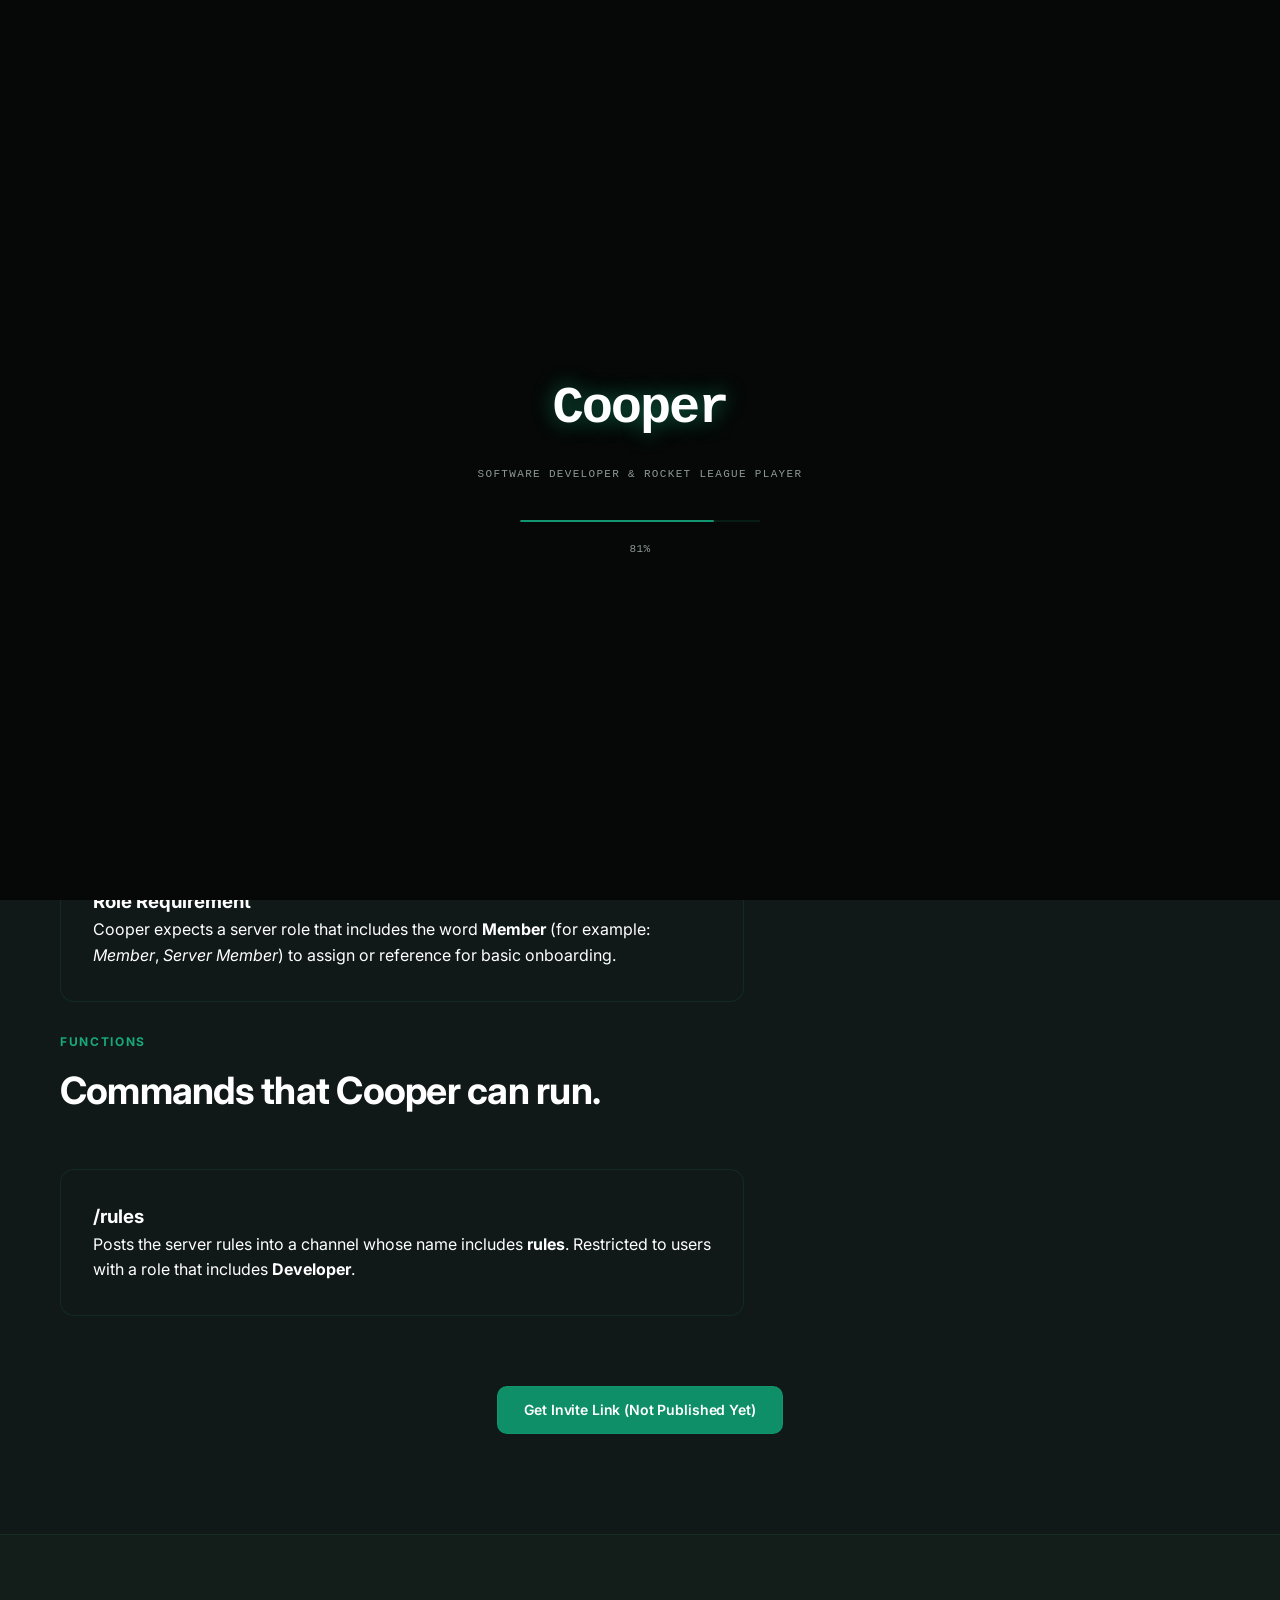
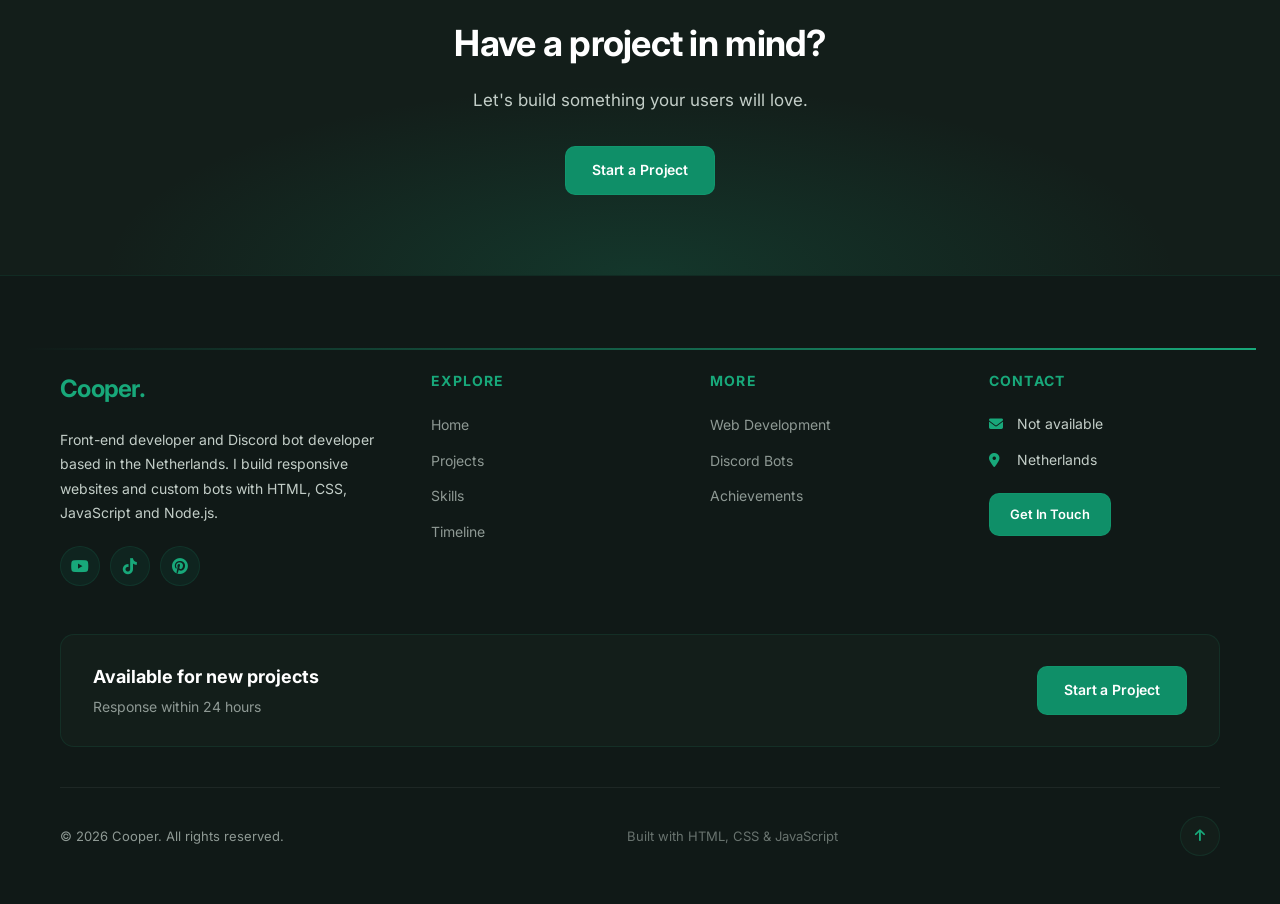
<file: bot.html>
<!DOCTYPE html>
<html lang="en">
<head>
    <meta charset="UTF-8">
    <meta name="viewport" content="width=device-width, initial-scale=1.0">
    <meta name="description" content="Invite the Cooper bot to your Discord server — welcoming new members and helping manage your community.">
    <title>Bot - Cooper Portfolio</title>
    <link rel="icon" href="assets/favicon.svg" type="image/svg+xml">
    <link rel="stylesheet" href="https://cdnjs.cloudflare.com/ajax/libs/font-awesome/6.4.0/css/all.min.css">
    <link rel="stylesheet" href="css/styles.css">
    <link rel="stylesheet" href="css/sidebar.css">
    <link rel="stylesheet" href="css/loader.css">
    <link rel="stylesheet" href="css/theme.css">
    <link rel="stylesheet" href="css/footer.css">
    <link rel="stylesheet" href="css/animations.css">
    <link rel="stylesheet" href="css/utilities.css">
    <link rel="stylesheet" href="css/inner-pages.css">
    <link rel="stylesheet" href="css/bento.css">
</head>
<body data-page="bot.html" class="page-enter">

    <main class="site-main">

    <section class="page-hero">
        <h1>Cooper <span class="hero-highlight">Discord Bot</span></h1>
        <p>Invite Cooper to your Discord server to greet new members and help with simple server structures.</p>
    </section>

    <section class="section-charcoal">
        <div class="container">
            <div class="section-header reveal">
                <span class="section-label">Discord Bot</span>
                <h2>General features that Cooper offers.</h2>
            </div>
            <div class="bento-grid">
                <div class="bento-card reveal">
                    <h3>Welcome Message</h3>
                    <p>When someone joins your server Cooper will post a configurable welcome message to your chosen channel.</p>
                </div>
                <div class="bento-card reveal reveal-delay-1">
                    <h3>Channel Requirements</h3>
                    <p>To receive welcome messages, create a text channel whose name includes the word <strong>welcome</strong> (for example: <em>#welcome</em>, <em>#server-welcome</em>).</p>
                </div>
                <div class="bento-card reveal reveal-delay-2">
                    <h3>Role Requirement</h3>
                    <p>Cooper expects a server role that includes the word <strong>Member</strong> (for example: <em>Member</em>, <em>Server Member</em>) to assign or reference for basic onboarding.</p>
                </div>
            </div>

            <div class="mt-lg">
                <div class="section-header reveal">
                    <span class="section-label">Functions</span>
                    <h2>Commands that Cooper can run.</h2>
                </div>

                <div class="bento-grid">
                    <div class="bento-card reveal reveal-delay-2">
                        <h3>/rules</h3>
                        <p>Posts the server rules into a channel whose name includes <strong>rules</strong>. Restricted to users with a role that includes <strong>Developer</strong>.</p>
                    </div>
                </div>
            </div>

            <div class="mt-xl text-center">
                <a id="invite" href="#" class="btn-main">Get Invite Link (Not Published Yet)</a>
            </div>
        </div>
    </section>

    <section class="cta-banner">
        <div class="cta-banner-inner reveal">
            <h2>Have a project in mind?</h2>
            <p>Let's build something your users will love.</p>
            <a href="contact.html" class="btn-main">Start a Project</a>
        </div>
    </section>

    </main>

    <script src="js/layout.js"></script>
    <script src="js/loader.js"></script>
    <script src="js/sidebar.js"></script>
    <script src="js/reviews-carousel.js"></script>
    <script src="js/animations.js"></script>
    <script src="js/main.js"></script>
</body>
</html>
</file>
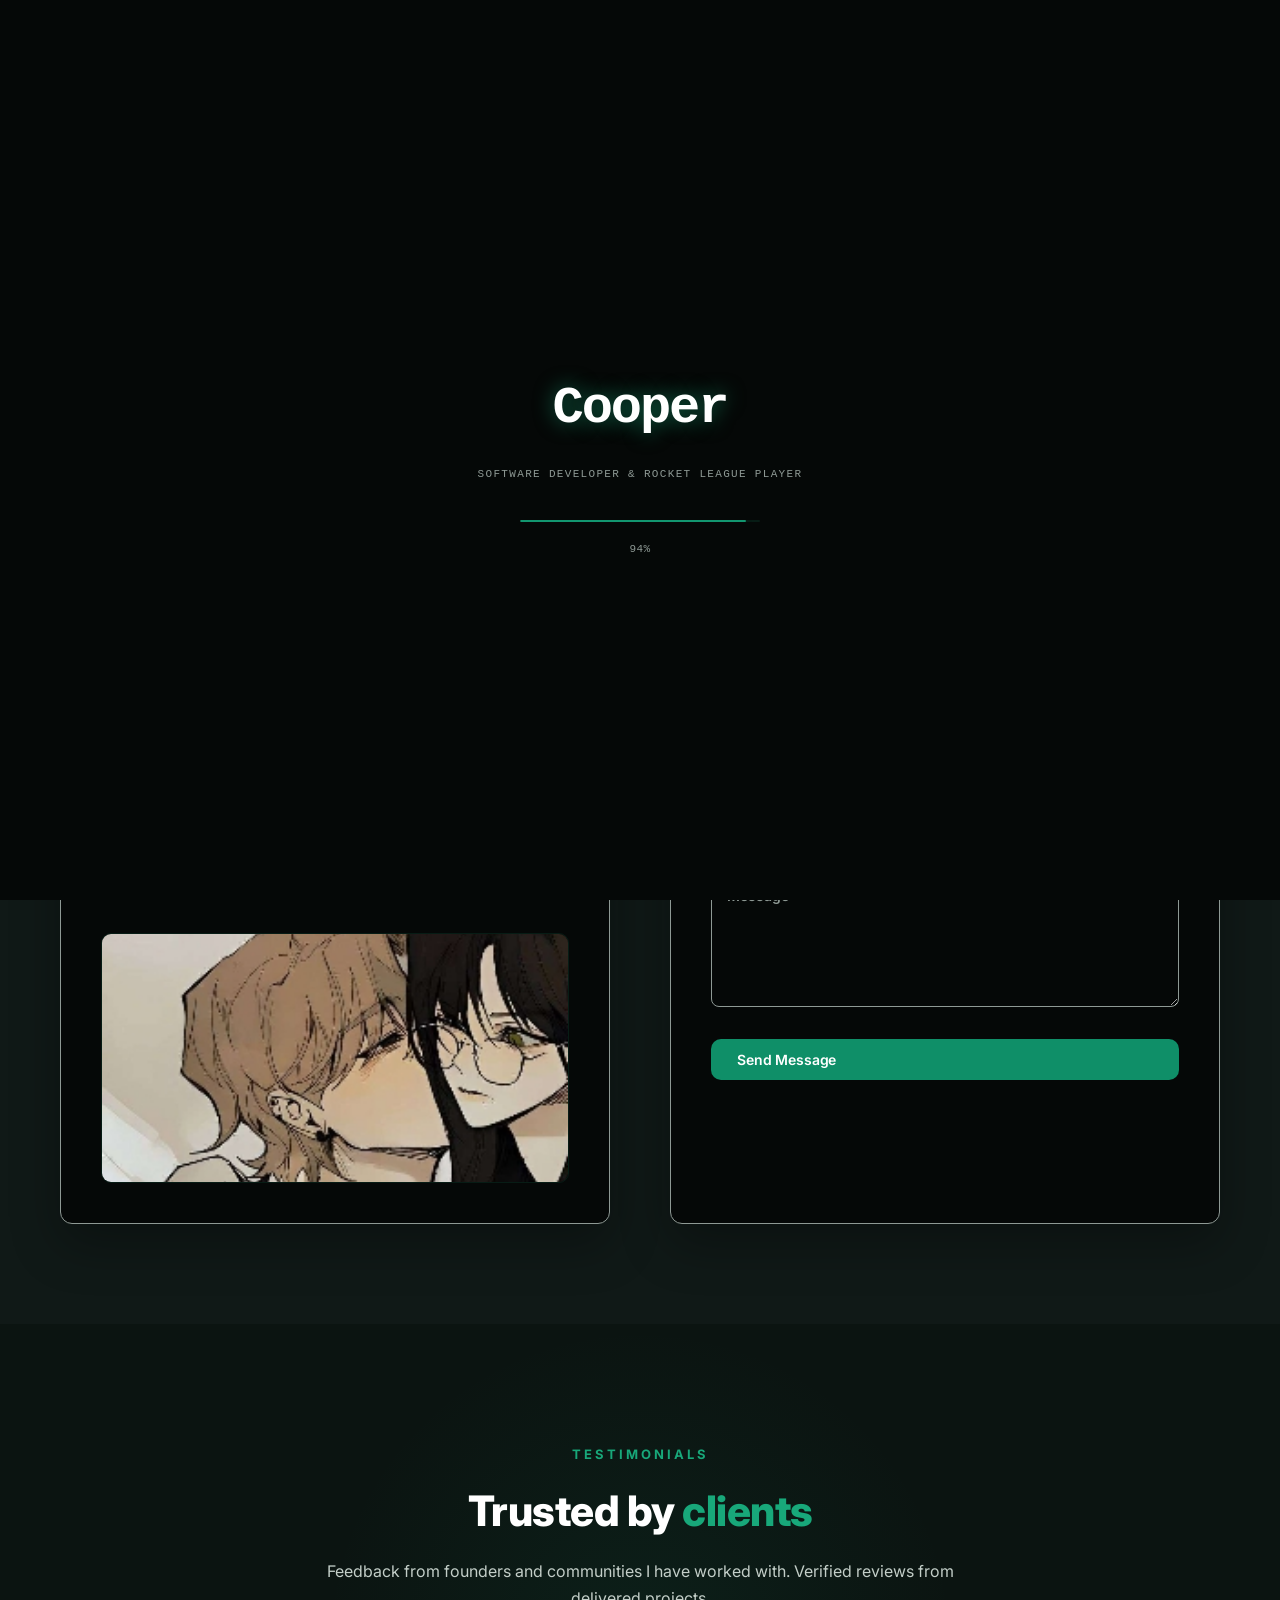
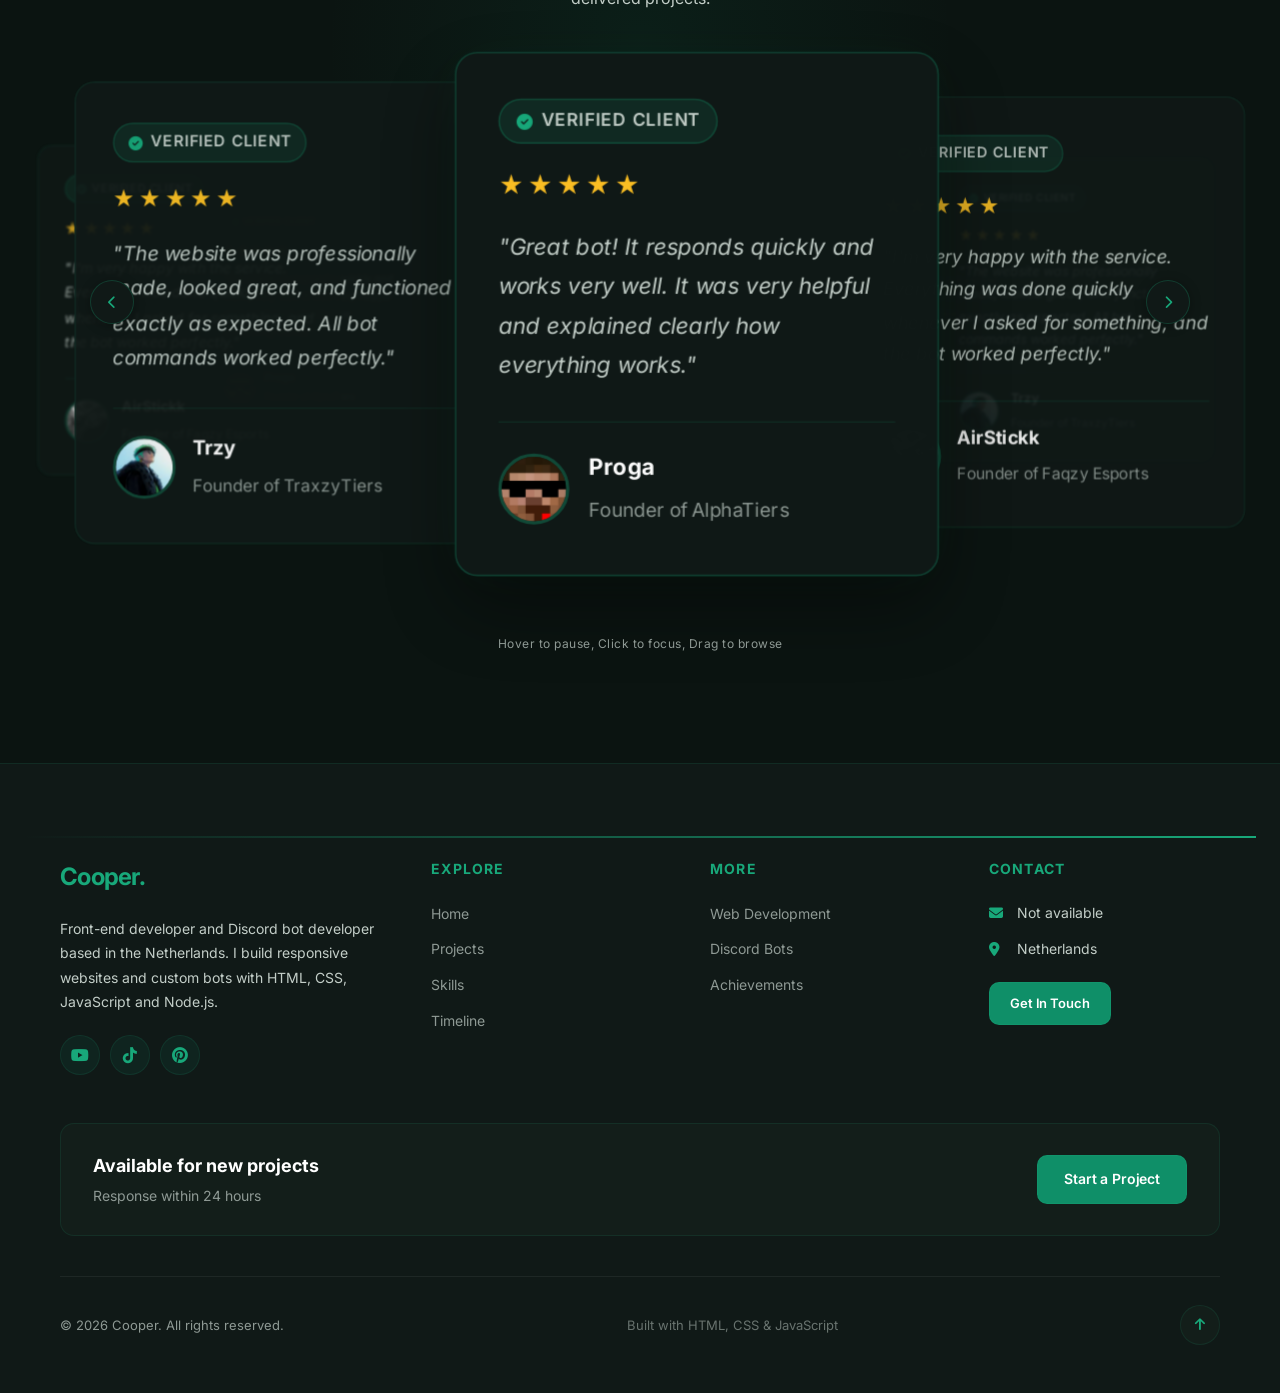
<file: contact.html>
<!DOCTYPE html>
<html lang="en">
<head>
    <meta charset="UTF-8">
    <meta name="viewport" content="width=device-width, initial-scale=1.0">
    <meta name="description" content="Cooper, Front-End Developer and Discord Bot Developer based in the Netherlands. Over 2 years of experience and 20+ projects delivered using HTML, CSS, JavaScript, and Node.js.">
    <title>Contact - Cooper Portfolio</title>
    <link rel="icon" href="assets/favicon.svg" type="image/svg+xml">
    <link rel="stylesheet" href="https://cdnjs.cloudflare.com/ajax/libs/font-awesome/6.4.0/css/all.min.css">
    <link rel="stylesheet" href="css/styles.css">
    <link rel="stylesheet" href="css/sidebar.css">
    <link rel="stylesheet" href="css/loader.css">
    <link rel="stylesheet" href="css/theme.css">
    <link rel="stylesheet" href="css/footer.css">
    <link rel="stylesheet" href="css/animations.css">
    <link rel="stylesheet" href="css/inner-pages.css">
    <link rel="stylesheet" href="css/reviews-carousel.css">
</head>
<body data-page="contact.html" class="page-enter">

    <main class="site-main">

    <section class="page-hero">
        <h1>Get In <span class="hero-highlight">Touch</span></h1>
        <p>Have a project in mind? Fill out the form and I'll get back to you within 24 hours.</p>
    </section>

    <section class="section-charcoal">
        <div class="container">
            <div class="contact-layout">
                <div class="contact-info reveal reveal-delay-1">
                    <div class="contact-info-cards">
                        <div class="contact-info-card">
                            <i class="fas fa-map-marker-alt"></i>
                            <div><strong>Location</strong><br>Netherlands</div>
                        </div>
                        <div class="contact-info-card">
                            <i class="fas fa-envelope"></i>
                            <div><strong>Email</strong><br><span class="contact-email">Not available</span></div>
                        </div>
                        <div class="contact-info-card">
                            <i class="fas fa-clock"></i>
                            <div><strong>Response time</strong><br>Within 24 hours</div>
                        </div>
                    </div>
                    <div class="about-image mt-lg" style="height: 250px;">
                        <img src="Images/Profile.png" alt="Cooper" loading="lazy">
                    </div>
                </div>
                <div class="contact-form reveal reveal-delay-1">
                    <div id="form-success" class="form-success">
                        <i class="fas fa-check-circle"></i> Message sent! I'll get back to you soon.
                    </div>
                    <form id="contact-form">
                        <div class="form-group form-group-float">
                            <input type="text" id="name" name="name" required>
                            <label for="name">Full Name</label>
                        </div>
                        <div class="form-group form-group-float">
                            <input type="email" id="email" name="email" required>
                            <label for="email">Email Address</label>
                        </div>
                        <div class="form-group form-group-float">
                            <select id="plan" name="plan">
                                <option value=""></option>
                                <option value="starter">Starter</option>
                                <option value="professional">Professional</option>
                                <option value="business">Business</option>
                                <option value="enterprise">Enterprise</option>
                                <option value="custom">Custom Project</option>
                            </select>
                            <label for="plan">Interested Plan (optional)</label>
                        </div>
                        <div class="form-group form-group-float">
                            <input type="text" id="subject" name="subject" required>
                            <label for="subject">Subject</label>
                        </div>
                        <div class="form-group form-group-float">
                            <textarea id="message" name="message" rows="5" required></textarea>
                            <label for="message">Message</label>
                        </div>
                        <button type="submit" class="btn-main" style="width: 100%; border: none; cursor: pointer;">Send Message</button>
                    </form>
                </div>
            </div>
        </div>
    </section>

    <section class="reviews-carousel-section">
        <div class="container">
            <div class="reviews-carousel-header reveal">
                <span class="reviews-label">Testimonials</span>
                <h2>Trusted by <span class="reviews-highlight">clients</span></h2>
                <p>Feedback from founders and communities I have worked with. Verified reviews from delivered projects.</p>
            </div>
            <div class="reviews-carousel reveal" data-reviews-carousel>
                <button class="reviews-nav reviews-nav-prev" type="button" aria-label="Previous review"><i class="fas fa-chevron-left"></i></button>
                <div class="reviews-carousel-viewport">
                    <div class="reviews-carousel-ring"></div>
                </div>
                <button class="reviews-nav reviews-nav-next" type="button" aria-label="Next review"><i class="fas fa-chevron-right"></i></button>
            </div>
            <p class="reviews-carousel-hint">Hover to pause, Click to focus, Drag to browse</p>
        </div>
    </section>

    </main>

    <script src="js/layout.js"></script>
    <script src="js/loader.js"></script>
    <script src="js/sidebar.js"></script>
    <script src="js/reviews-carousel.js"></script>
    <script src="js/animations.js"></script>
    <script src="js/main.js"></script>
</body>
</html>
</file>
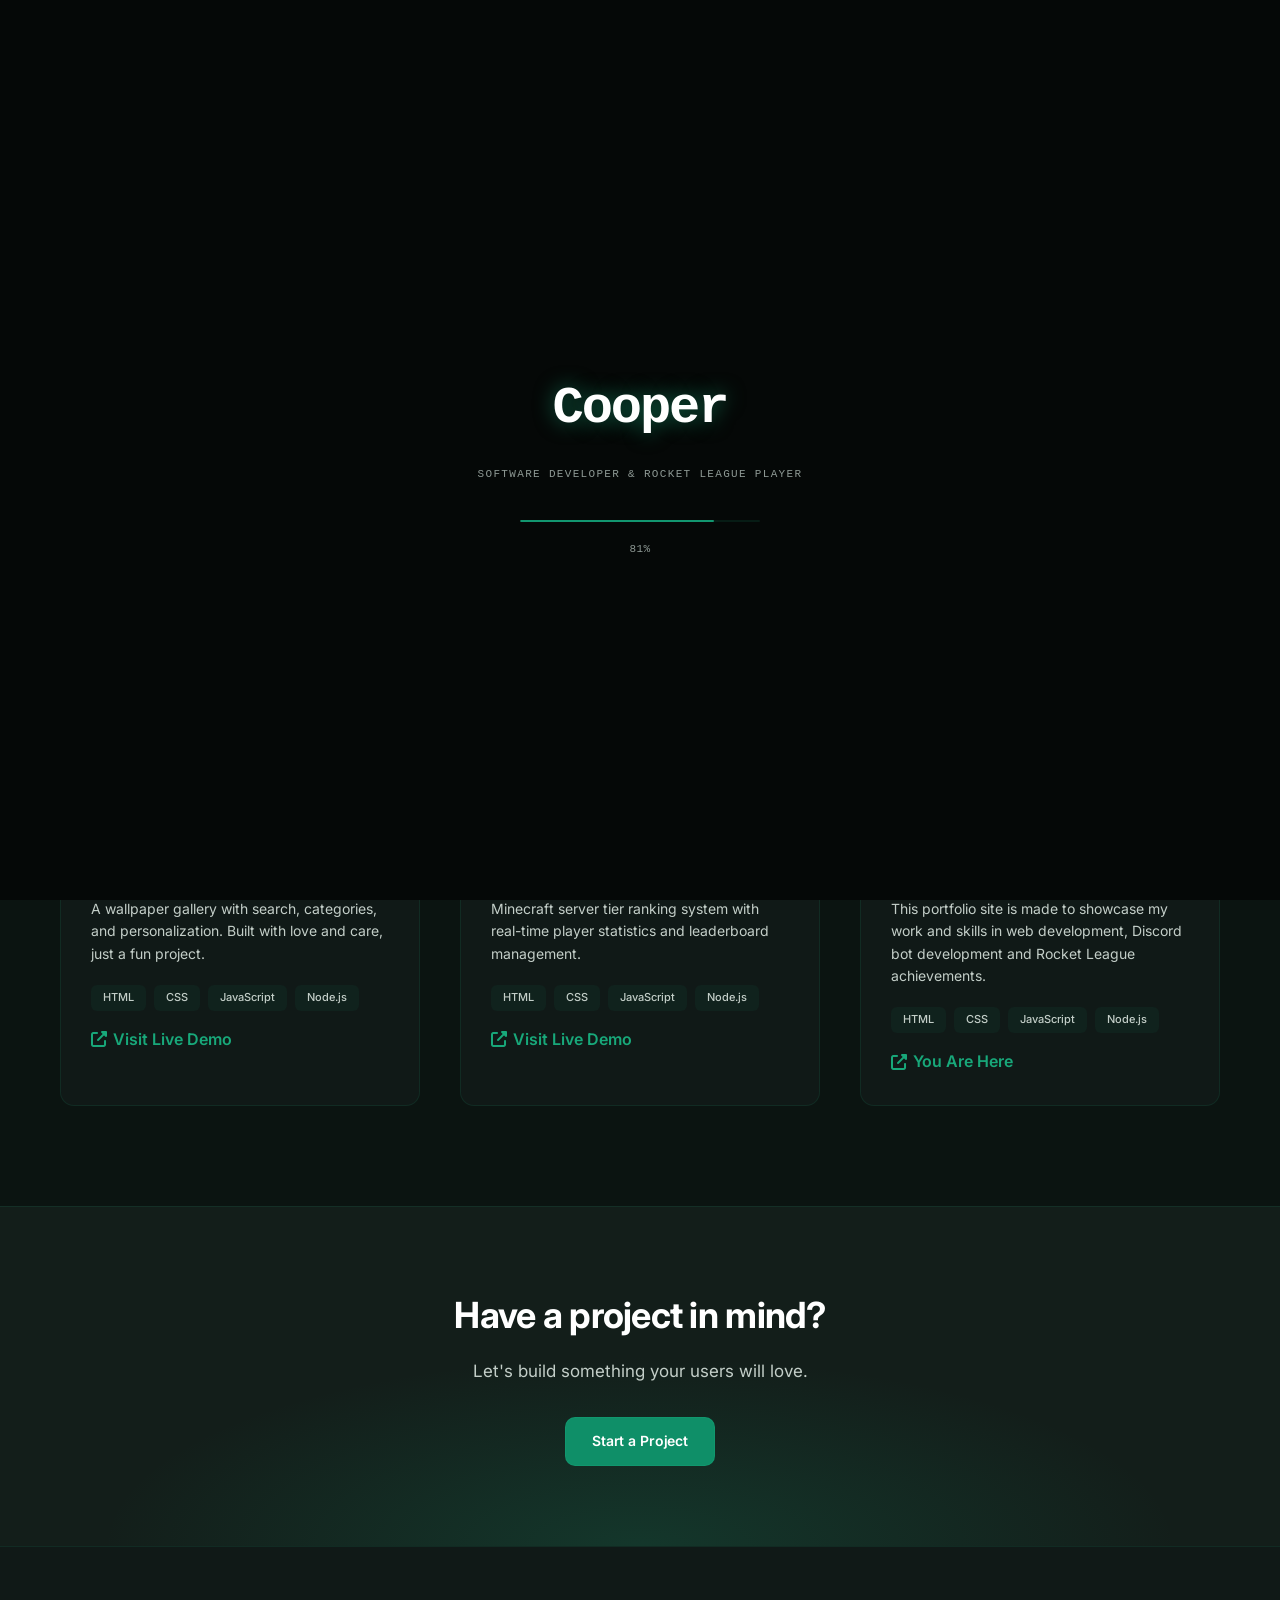
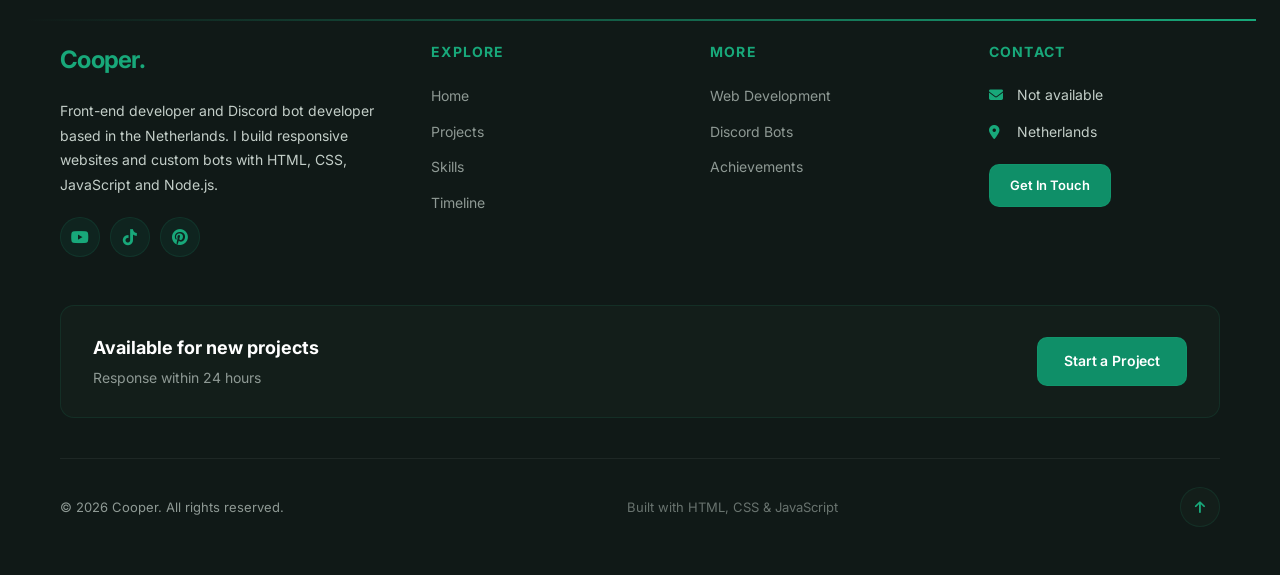
<file: projects.html>
<!DOCTYPE html>
<html lang="en">
<head>
    <meta charset="UTF-8">
    <meta name="viewport" content="width=device-width, initial-scale=1.0">
    <meta name="description" content="Cooper, Front-End Developer and Discord Bot Developer based in the Netherlands. Over 2 years of experience and 20+ projects delivered using HTML, CSS, JavaScript, and Node.js.">
    <title>Projects - Cooper Portfolio</title>
    <link rel="icon" href="assets/favicon.svg" type="image/svg+xml">
    <link rel="stylesheet" href="https://cdnjs.cloudflare.com/ajax/libs/font-awesome/6.4.0/css/all.min.css">
    <link rel="stylesheet" href="css/styles.css">
    <link rel="stylesheet" href="css/sidebar.css">
    <link rel="stylesheet" href="css/loader.css">
    <link rel="stylesheet" href="css/theme.css">
    <link rel="stylesheet" href="css/footer.css">
    <link rel="stylesheet" href="css/animations.css">
    <link rel="stylesheet" href="css/utilities.css">
    <link rel="stylesheet" href="css/inner-pages.css">
</head>
<body data-page="projects.html" class="page-enter">

    <main class="site-main">

    <section class="page-hero">
        <h1>My <span class="hero-highlight">Projects</span></h1>
        <p>A selection of websites, platforms, and tools I've built for clients and communities.</p>
    </section>

    <section class="projects" style="padding-top: 60px;">
    <div class="container">
        <div class="project-filters reveal">
            <button type="button" class="project-filter-btn active" data-filter="all">All</button>
            <button type="button" class="project-filter-btn" data-filter="nextjs">Next.js</button>
            <button type="button" class="project-filter-btn" data-filter="nodejs">Node.js</button>
            <button type="button" class="project-filter-btn" data-filter="javascript">JavaScript</button>
            <button type="button" class="project-filter-btn" data-filter="htmlcss">HTML/CSS</button>
        </div>

        <div class="project-grid">

            <div class="project-card tilt-card reveal" data-tags="htmlcss javascript nodejs">
                <div class="project-image">
                    <img src="Images/Project1.png" alt="Artistico" loading="lazy">
                    <div class="project-image-overlay">
                        <span class="btn-ghost">View Project</span>
                    </div>
                </div>
                <div class="project-content">
                    <div class="project-meta">
                        <span>Live</span>
                        <span>2026</span>
                        <span>Full-stack</span>
                    </div>

                    <h3>Artistico</h3>

                    <p>
                        A wallpaper gallery with search, categories, and personalization.
                        Built with love and care, just a fun project.
                    </p>

                    <div class="project-tags">
                        <span class="project-tag">HTML</span>
                        <span class="project-tag">CSS</span>
                        <span class="project-tag">JavaScript</span>
                        <span class="project-tag">Node.js</span>
                    </div>

                    <a href="https://artistico.vercel.app/" target="_blank" rel="noopener" class="project-link">
                        <i class="fas fa-external-link-alt"></i> Visit Live Demo
                    </a>
                </div>
            </div>

            <div class="project-card tilt-card reveal reveal-delay-1" data-tags="htmlcss javascript nodejs">
                <div class="project-image">
                    <img src="Images/Project2.png" alt="TraxzyTiers" loading="lazy">
                    <div class="project-image-overlay">
                        <span class="btn-ghost">View Project</span>
                    </div>
                </div>
                <div class="project-content">
                    <div class="project-meta">
                        <span>Live</span>
                        <span>2026</span>
                        <span>Full-stack</span>
                    </div>

                    <h3>TraxzyTiers</h3>

                    <p>
                        Minecraft server tier ranking system with real-time player statistics
                        and leaderboard management.
                    </p>

                    <div class="project-tags">
                        <span class="project-tag">HTML</span>
                        <span class="project-tag">CSS</span>
                        <span class="project-tag">JavaScript</span>
                        <span class="project-tag">Node.js</span>
                    </div>

                    <a href="https://traxzytiers.vercel.app/" target="_blank" rel="noopener" class="project-link">
                        <i class="fas fa-external-link-alt"></i> Visit Live Demo
                    </a>
                </div>
            </div>

            <div class="project-card tilt-card reveal reveal-delay-2" data-tags="htmlcss javascript">
                <div class="project-image">
                    <img src="Images/Project3.png" alt="Cooper Portfolio" loading="lazy">
                    <div class="project-image-overlay">
                        <span class="btn-ghost">View Project</span>
                    </div>
                </div>
                <div class="project-content">
                    <div class="project-meta">
                        <span>Live</span>
                        <span>2026</span>
                        <span>Front-end</span>
                    </div>

                    <h3>Cooper Portfolio</h3>

                    <p>
                        This portfolio site is made to showcase my work and skills in web
                        development, Discord bot development and Rocket League achievements.
                    </p>

                    <div class="project-tags">
                        <span class="project-tag">HTML</span>
                        <span class="project-tag">CSS</span>
                        <span class="project-tag">JavaScript</span>
                        <span class="project-tag">Node.js</span>
                    </div>

                    <a href="index.html" class="project-link">
                        <i class="fas fa-external-link-alt"></i> You Are Here
                    </a>
                </div>
            </div>

        </div>
    </div>
</section>

    <section class="cta-banner">
        <div class="cta-banner-inner reveal">
            <h2>Have a project in mind?</h2>
            <p>Let's build something your users will love.</p>
            <a href="contact.html" class="btn-main">Start a Project</a>
        </div>
    </section>

    </main>

    <script src="js/layout.js"></script>
    <script src="js/loader.js"></script>
    <script src="js/sidebar.js"></script>
    <script src="js/animations.js"></script>
    <script src="js/main.js"></script>
</body>
</html>
</file>
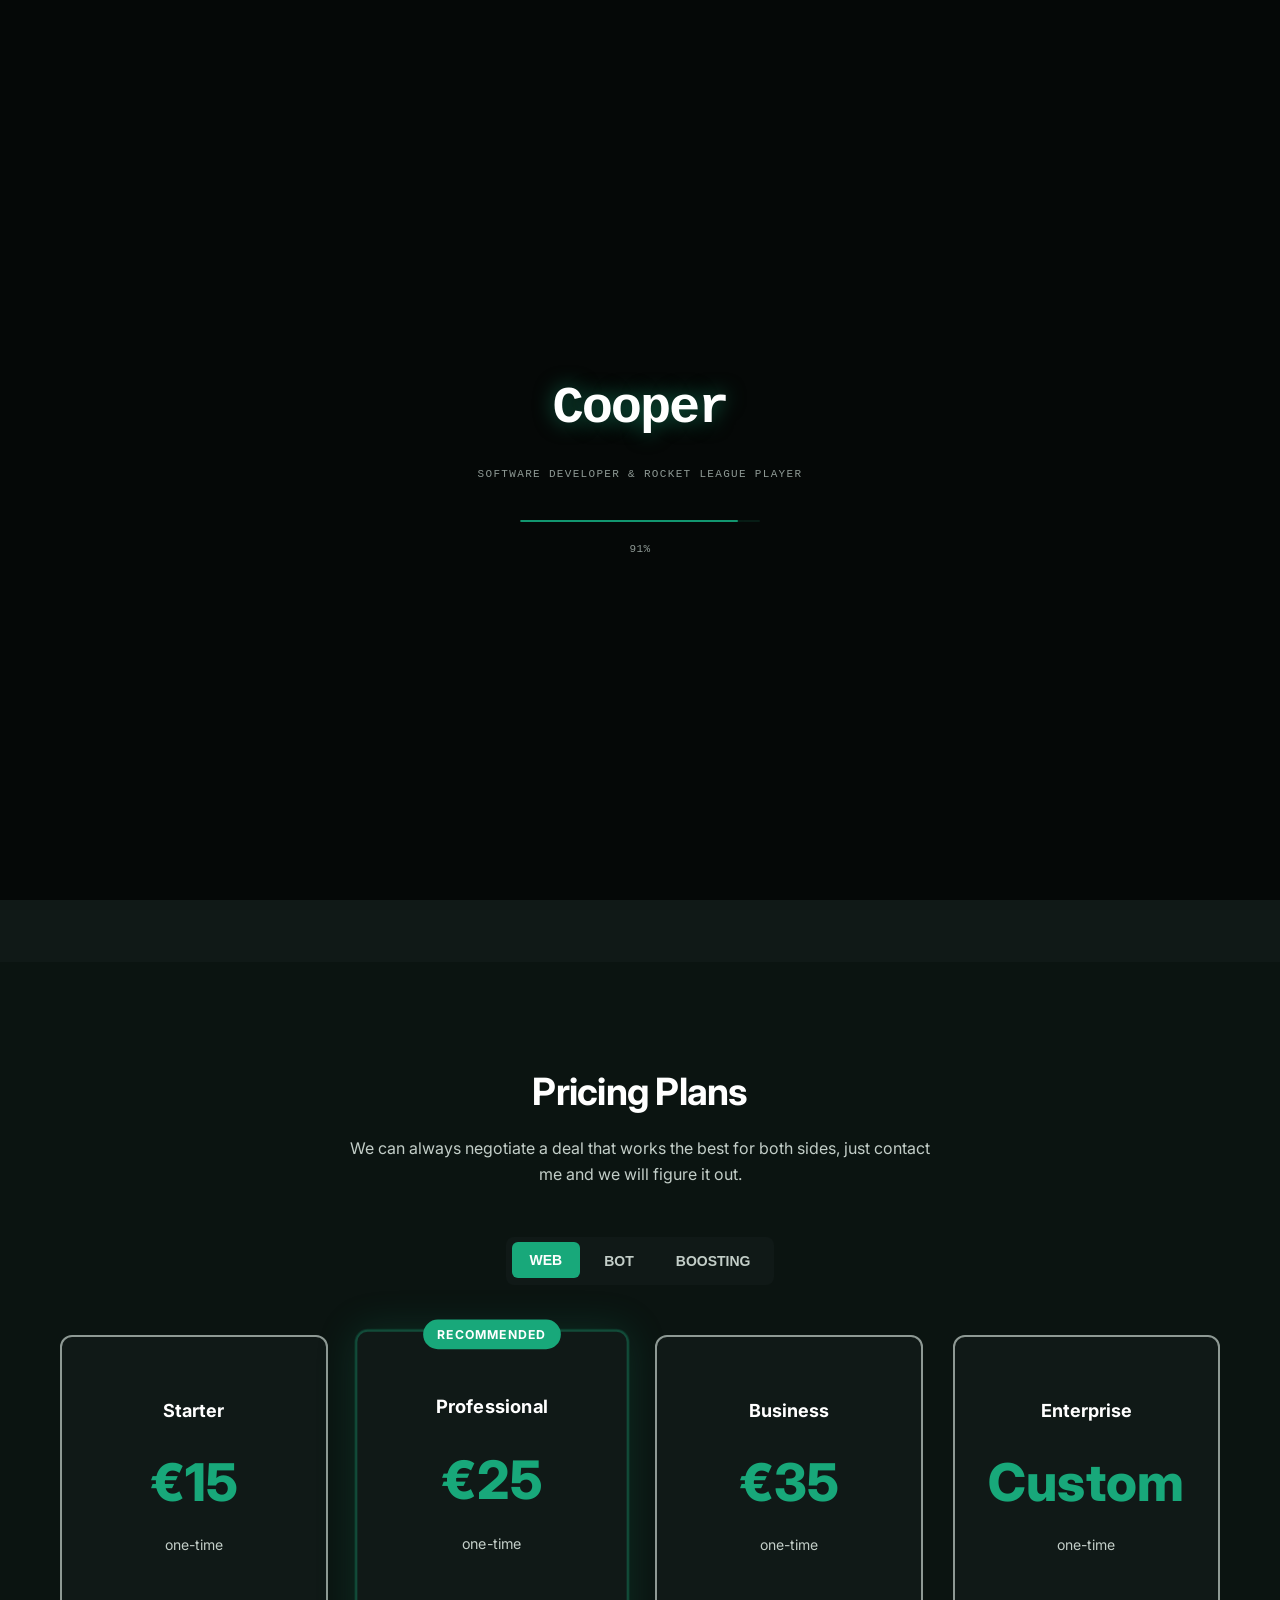
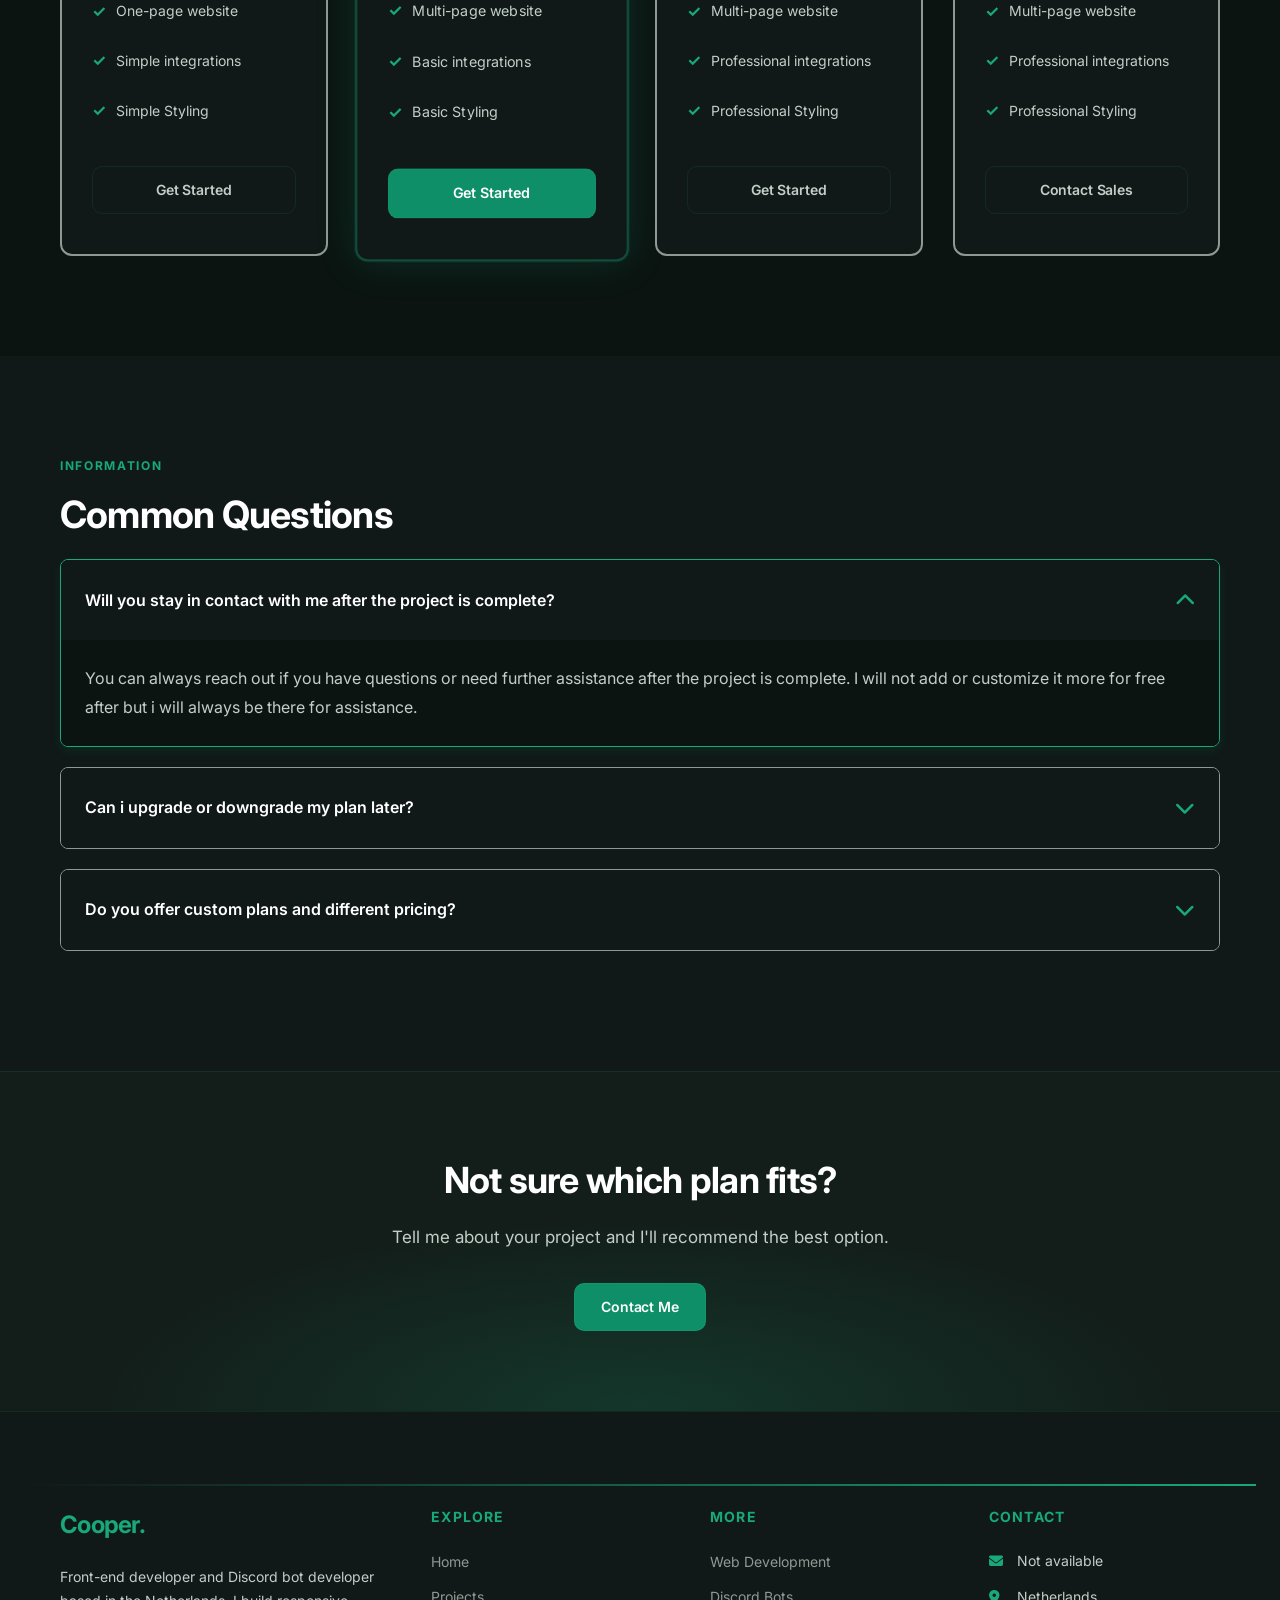
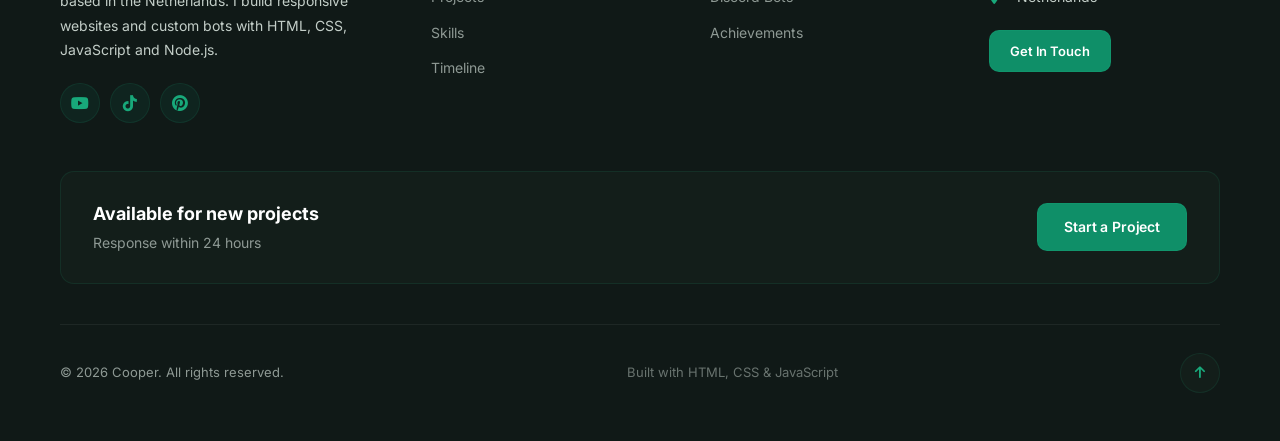
<file: services.html>
<!DOCTYPE html>
<html lang="en">
<head>
    <meta charset="UTF-8">
    <meta name="viewport" content="width=device-width, initial-scale=1.0">
    <meta name="description" content="Cooper, Front-End Developer and Discord Bot Developer based in the Netherlands. Over 2 years of experience and 20+ projects delivered using HTML, CSS, JavaScript, and Node.js.">
    <title>Services - Cooper Portfolio</title>
    <link rel="icon" href="assets/favicon.svg" type="image/svg+xml">
    <link rel="stylesheet" href="https://cdnjs.cloudflare.com/ajax/libs/font-awesome/6.4.0/css/all.min.css">
    <link rel="stylesheet" href="css/styles.css">
    <link rel="stylesheet" href="css/sidebar.css">
    <link rel="stylesheet" href="css/loader.css">
    <link rel="stylesheet" href="css/theme.css">
    <link rel="stylesheet" href="css/footer.css">
    <link rel="stylesheet" href="css/animations.css">
    <link rel="stylesheet" href="css/inner-pages.css">
    <link rel="stylesheet" href="css/utilities.css">
</head>
<body data-page="services.html" class="page-enter">

    <main class="site-main">

    <section class="page-hero">
        <h1>My <span class="hero-highlight">Services</span></h1>
        <p>From concept to launch. I help you build, design, and create amazing digital experiences.</p>
    </section>

    <section class="section-dark">
        <div class="container">
            <div class="services-grid">
                <div class="service-card reveal" id="web">
                    <div class="service-icon"><i class="fas fa-code"></i></div>
                    <h3>Web Development</h3>
                    <p>Responsive websites built with HTML, CSS, and JavaScript. Clean code, fast load times, and mobile friendly layouts.</p>
                    <a href="contact.html" class="btn-ghost">Get In Touch</a>
                </div>
                <div class="service-card reveal reveal-delay-2" id="bots">
                    <div class="service-icon"><i class="fas fa-robot"></i></div>
                    <h3>Discord Bots</h3>
                    <p>Custom Discord bots built with Discord.js and Node.js. Moderation, ticketing, custom systems and community integrations.</p>
                    <a href="contact.html" class="btn-ghost">Get In Touch</a>
                </div>
                <div class="service-card reveal reveal-delay-1" id="design">
                    <div class="service-icon"><i class="fas fa-rocket"></i></div>
                    <h3>Rocket League Boosting</h3>
                    <p>Get your Rocket League rank up with my expert boosting services all the way up to champion.</p>
                    <a href="contact.html" class="btn-ghost">Get In Touch</a>
                </div>
            </div>
        </div>
    </section>

    <section class="pricing">
        <div class="container">
            <div class="pricing-header reveal">
                <h2>Pricing Plans</h2>
                <p>We can always negotiate a deal that works the best for both sides, just contact me and we will figure it out.</p>
            </div>
            <div class="pricing-tabs reveal">
                <div class="toggle-buttons pricing-tab-list">
                    <button type="button" class="pricing-tab active" data-target="pricing-web">WEB</button>
                    <button type="button" class="pricing-tab" data-target="pricing-bots">BOT</button>
                    <button type="button" class="pricing-tab" data-target="pricing-boosting">BOOSTING</button>
                </div>
            </div>

            <!-- Boosting pricing -->
            <div id="pricing-boosting" class="pricing-grid reveal reveal-delay-1" style="display:none;">
                <div class="pricing-card">
                    <div class="plan-name">Starter</div>
                    <div class="price" data-plan="starter">€10</div>
                    <div class="price-period">one-time</div>
                    <div class="features">
                        <div class="feature">Small boost session</div>
                        <div class="feature">from gold to platinum rank</div>
                        <div class="feature">You need to give me full access to your account</div>
                    </div>
                    <a href="contact.html" class="btn-ghost">Get Started</a>
                </div>
                <div class="pricing-card">
                    <div class="plan-name">Professional</div>
                    <div class="price" data-plan="professional">€15</div>
                    <div class="price-period">one-time</div>
                    <div class="features">
                        <div class="feature">Medium boost session</div>
                        <div class="feature">From platinum to diamond rank</div>
                        <div class="feature">You need to give me full access to your account</div>
                    </div>
                    <a href="contact.html" class="btn-ghost">Get Started</a>
                </div>
                <div class="pricing-card featured">
                    <div class="recommended-badge">RECOMMENDED</div>
                    <div class="plan-name">Business</div>
                    <div class="price" data-plan="business">€20</div>
                    <div class="price-period">one-time</div>
                    <div class="features">
                        <div class="feature">Large boost session</div>
                        <div class="feature">From diamond to Champion rank</div>
                        <div class="feature">You need to give me full access to your account</div>
                    </div>
                    <a href="contact.html" class="btn-main">Get Started</a>
                </div>
                <div class="pricing-card">
                    <div class="plan-name">Enterprise</div>
                    <div class="price" data-plan="enterprise">Custom</div>
                    <div class="price-period">one-time</div>
                    <div class="features">
                        <div class="feature">Large boost session</div>
                        <div class="feature">We can discuss the rank boosting</div>
                        <div class="feature">You need to give me full access to your account</div>
                    </div>
                    <a href="contact.html" class="btn-ghost">Contact Sales</a>
                </div>
            </div>

            <!-- Web development pricing -->
            <div id="pricing-web" class="pricing-grid reveal reveal-delay-1 active">
                <div class="pricing-card">
                    <div class="plan-name">Starter</div>
                    <div class="price" data-plan="starter">€15</div>
                    <div class="price-period">one-time</div>
                    <div class="features">
                        <div class="feature">One-page website</div>
                        <div class="feature">Simple integrations</div>
                        <div class="feature">Simple Styling</div>
                    </div>
                    <a href="contact.html" class="btn-ghost">Get Started</a>
                </div>
                <div class="pricing-card featured">
                    <div class="recommended-badge">RECOMMENDED</div>
                    <div class="plan-name">Professional</div>
                    <div class="price" data-plan="professional">€25</div>
                    <div class="price-period">one-time</div>
                    <div class="features">
                        <div class="feature">Multi-page website</div>
                        <div class="feature">Basic integrations</div>
                        <div class="feature">Basic Styling</div>
                    </div>
                    <a href="contact.html" class="btn-main">Get Started</a>
                </div>
                <div class="pricing-card">
                    <div class="plan-name">Business</div>
                    <div class="price" data-plan="business">€35</div>
                    <div class="price-period">one-time</div>
                    <div class="features">
                        <div class="feature">Multi-page website</div>
                        <div class="feature">Professional integrations</div>
                        <div class="feature">Professional Styling</div>
                    </div>
                    <a href="contact.html" class="btn-ghost">Get Started</a>
                </div>
                <div class="pricing-card">
                    <div class="plan-name">Enterprise</div>
                    <div class="price" data-plan="enterprise">Custom</div>
                    <div class="price-period">one-time</div>
                    <div class="features">
                        <div class="feature">Multi-page website</div>
                        <div class="feature">Professional integrations</div>
                        <div class="feature">Professional Styling</div>
                    </div>
                    <a href="contact.html" class="btn-ghost">Contact Sales</a>
                </div>
            </div>

            <!-- Bot development pricing -->
            <div id="pricing-bots" class="pricing-grid reveal reveal-delay-1" style="display:none;">
                <div class="pricing-card">
                    <div class="plan-name">Starter</div>
                    <div class="price" data-plan="starter">€15</div>
                    <div class="price-period">one-time</div>
                    <div class="features">
                        <div class="feature">Simple bot</div>
                        <div class="feature">Limited commands</div>
                        <div class="feature">Documentation</div>
                    </div>
                    <a href="contact.html" class="btn-ghost">Get Started</a>
                </div>
                <div class="pricing-card featured">
                    <div class="recommended-badge">RECOMMENDED</div>
                    <div class="plan-name">Professional</div>
                    <div class="price" data-plan="professional">€25</div>
                    <div class="price-period">one-time</div>
                    <div class="features">
                        <div class="feature">Basic bot</div>
                        <div class="feature">More command possibilities</div>
                        <div class="feature">Documentation</div>
                    </div>
                    <a href="contact.html" class="btn-main">Get Started</a>
                </div>
                <div class="pricing-card">
                    <div class="plan-name">Business</div>
                    <div class="price" data-plan="business">€35</div>
                    <div class="price-period">one-time</div>
                    <div class="features">
                        <div class="feature">Professional bot</div>
                        <div class="feature">Full command possibilities</div>
                        <div class="feature">Documentation</div>
                    </div>
                    <a href="contact.html" class="btn-ghost">Get Started</a>
                </div>
                <div class="pricing-card">
                    <div class="plan-name">Enterprise</div>
                    <div class="price" data-plan="enterprise">Custom</div>
                    <div class="price-period">one-time</div>
                    <div class="features">
                        <div class="feature">Professional bot</div>
                        <div class="feature">Full command possibilities</div>
                        <div class="feature">Documentation</div>
                    </div>
                    <a href="contact.html" class="btn-ghost">Contact Sales</a>
                </div>
            </div>
        </div>
    </section>

    <section class="faq">
        <div class="container">
            <span class="section-label">Information</span>
            <h2 class="reveal">Common Questions</h2>
            <div class="faq-container reveal reveal-delay-1">
                <div class="faq-item active">
                    <div class="faq-question"><span>Will you stay in contact with me after the project is complete?</span><span class="faq-toggle"><i class="fas fa-chevron-down"></i></span></div>
                    <div class="faq-answer"><div class="faq-answer-content">You can always reach out if you have questions or need further assistance after the project is complete. I will not add or customize it more for free after but i will always be there for assistance.</div></div>
                </div>
                <div class="faq-item">
                    <div class="faq-question"><span>Can i upgrade or downgrade my plan later?</span><span class="faq-toggle"><i class="fas fa-chevron-down"></i></span></div>
                    <div class="faq-answer"><div class="faq-answer-content">Once the project is complete you can't change your plan. When the project hasn't been completed, we can discuss any changes you might need.</div></div>
                </div>
                <div class="faq-item">
                    <div class="faq-question"><span>Do you offer custom plans and different pricing?</span><span class="faq-toggle"><i class="fas fa-chevron-down"></i></span></div>
                    <div class="faq-answer"><div class="faq-answer-content">Absolutely, we can always negotiate a deal that works the best for both sides, just contact me and we will figure it out.</div></div>
                </div>
            </div>
        </div>
    </section>

    <section class="cta-banner">
        <div class="cta-banner-inner reveal">
            <h2>Not sure which plan fits?</h2>
            <p>Tell me about your project and I'll recommend the best option.</p>
            <a href="contact.html" class="btn-main">Contact Me</a>
        </div>
    </section>

    </main>

    <script src="js/layout.js"></script>
    <script src="js/loader.js"></script>
    <script src="js/sidebar.js"></script>
    <script src="js/animations.js"></script>
    <script src="js/main.js"></script>
</body>
</html>
</file>
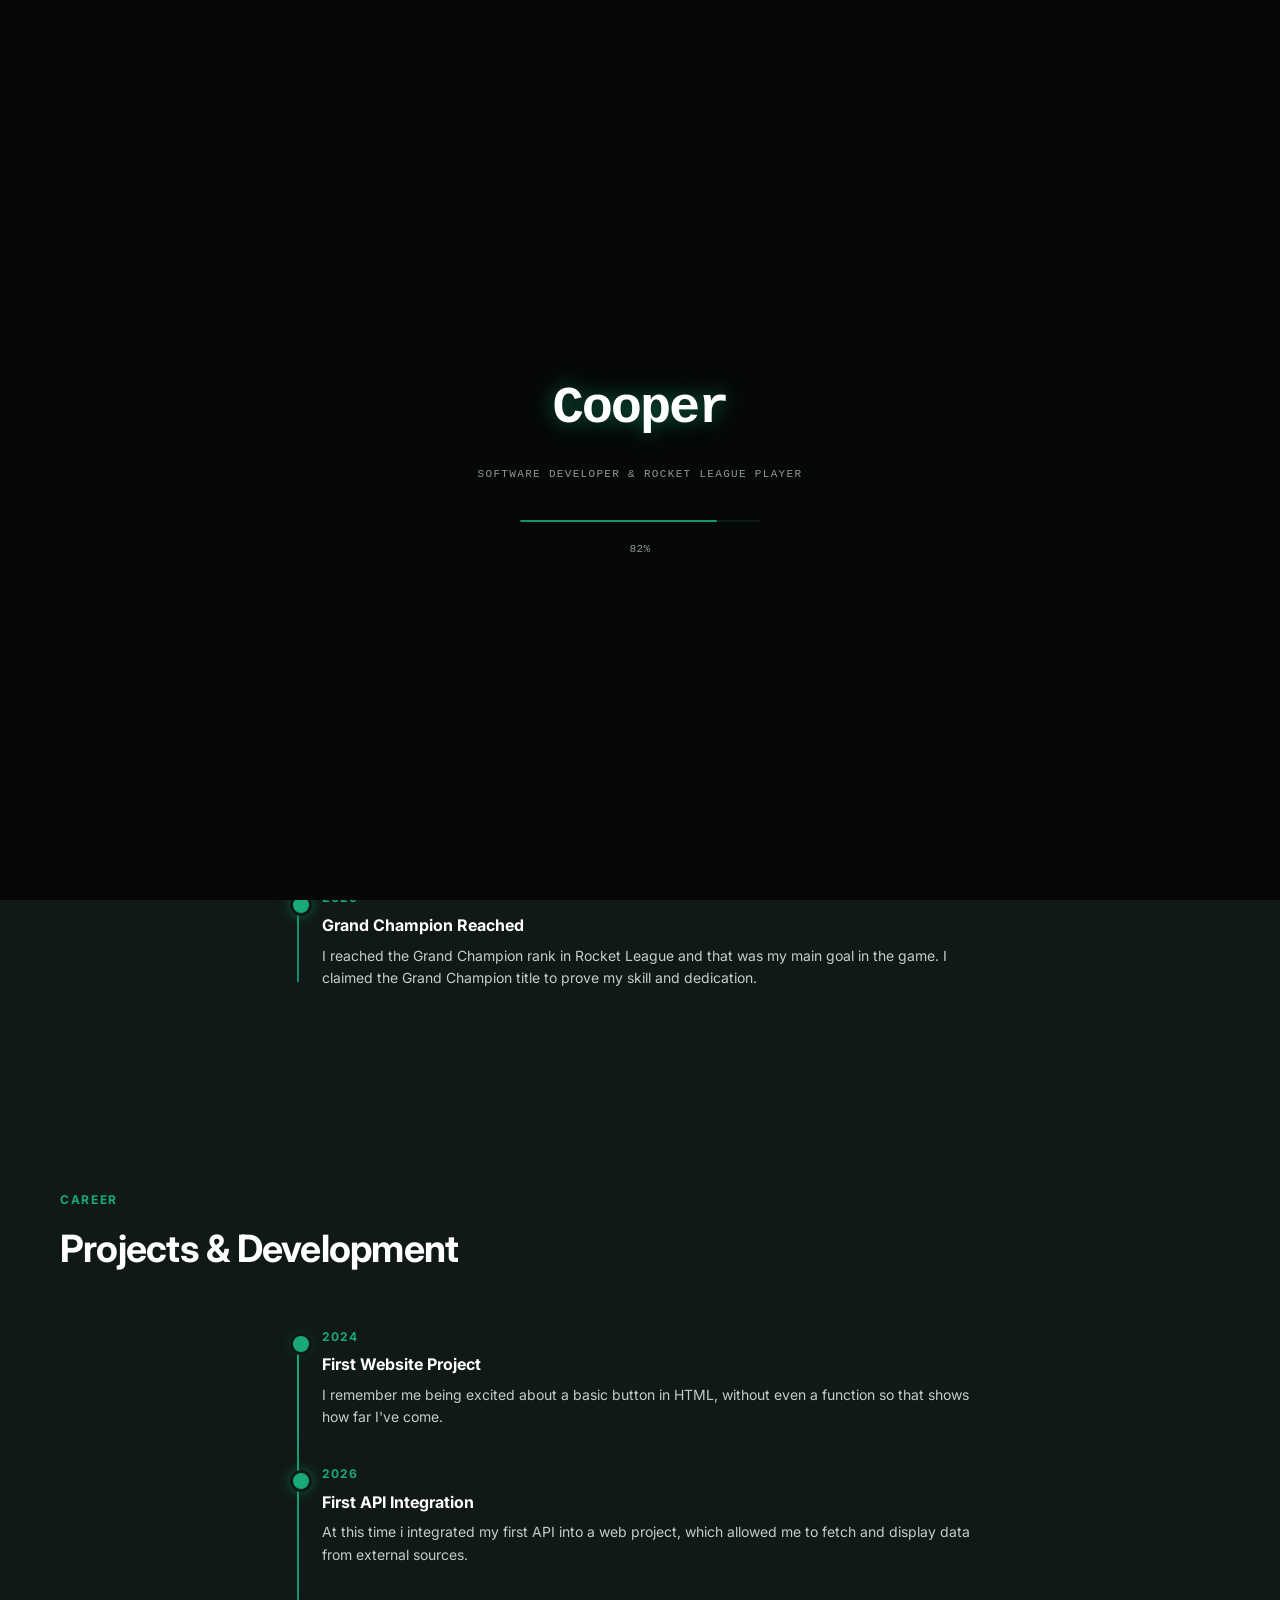
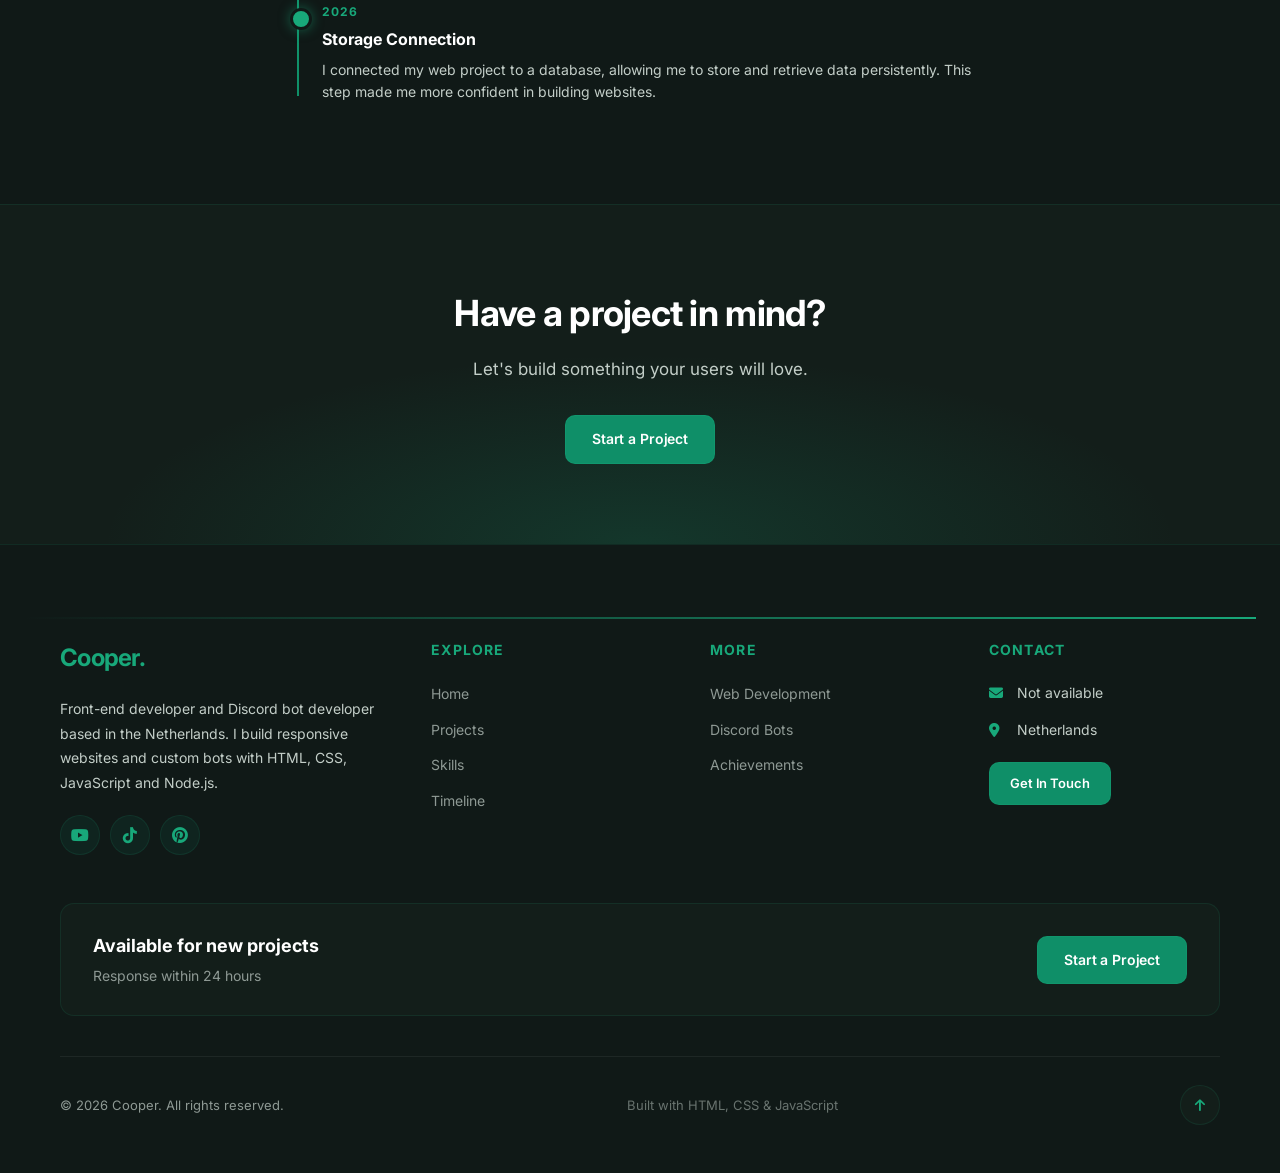
<file: timeline.html>
<!DOCTYPE html>
<html lang="en">
<head>
    <meta charset="UTF-8">
    <meta name="viewport" content="width=device-width, initial-scale=1.0">
    <meta name="description" content="Cooper, Front-End Developer and Discord Bot Developer based in the Netherlands. Over 2 years of experience and 20+ projects delivered using HTML, CSS, JavaScript, and Node.js.">
    <title>Timeline - Cooper Portfolio</title>
    <link rel="icon" href="assets/favicon.svg" type="image/svg+xml">
    <link rel="stylesheet" href="https://cdnjs.cloudflare.com/ajax/libs/font-awesome/6.4.0/css/all.min.css">
    <link rel="stylesheet" href="css/styles.css">
    <link rel="stylesheet" href="css/achievements.css">
    <link rel="stylesheet" href="css/sidebar.css">
    <link rel="stylesheet" href="css/loader.css">
    <link rel="stylesheet" href="css/theme.css">
    <link rel="stylesheet" href="css/footer.css">
    <link rel="stylesheet" href="css/animations.css">
    <link rel="stylesheet" href="css/utilities.css">
    <link rel="stylesheet" href="css/inner-pages.css">
</head>
<body data-page="timeline.html" class="page-enter">

    <main class="site-main">

    <section class="page-hero">
        <h1>My <span class="hero-highlight">Timeline</span></h1>
        <p>Gaming milestones, project launches, and key moments in my journey.</p>
    </section>

    <section class="ach-timeline" style="padding-top: 60px;">
        <div class="container">
            <div class="section-header reveal">
                <span class="section-label">Gaming</span>
                <h2>Competitive Milestones</h2>
            </div>
            <div class="timeline-wrapper reveal">

                <div class="ach-timeline-list">
                    <div class="ach-timeline-item featured reveal">
                        <div class="ach-timeline-date">2020</div>
                        <h4>Started Playing Rocket League</h4>
                        <p>I started playing Rocket League and quickly became interested in the game. I started playing because some friends were playing and I wanted to join them.</p>
                    </div>
                    <div class="ach-timeline-item reveal">
                        <div class="ach-timeline-date">2023</div>
                        <h4>First High Tag Earned</h4>
                        <p>I earned my first proper tournament tag. It was the s9 champion tournament winner, nowadays it is not that special but back then it was impressive for my skill level.</p>
                    </div>
                    <div class="ach-timeline-item reveal">
                        <div class="ach-timeline-date">2026</div>
                        <h4>Grand Champion Reached</h4>
                        <p>I reached the Grand Champion rank in Rocket League and that was my main goal in the game. I claimed the Grand Champion title to prove my skill and dedication.</p>
                    </div>
                </div>
            </div>
        </div>
    </section>

    <section class="section-charcoal">
        <div class="container">
            <div class="section-header reveal">
                <span class="section-label">Career</span>
                <h2>Projects &amp; Development</h2>
            </div>
            <div class="timeline-wrapper reveal">

                <div class="ach-timeline-list">
                    <div class="ach-timeline-item featured reveal">
                        <div class="ach-timeline-date">2024</div>
                        <h4>First Website Project</h4>
                        <p>I remember me being excited about a basic button in HTML, without even a function so that shows how far I've come.</p>
                    </div>
                    <div class="ach-timeline-item reveal">
                        <div class="ach-timeline-date">2026</div>
                        <h4>First API Integration</h4>
                        <p>At this time i integrated my first API into a web project, which allowed me to fetch and display data from external sources.</p>
                    </div>
                    <div class="ach-timeline-item reveal">
                        <div class="ach-timeline-date">2026</div>
                        <h4>Storage Connection</h4>
                        <p>I connected my web project to a database, allowing me to store and retrieve data persistently. This step made me more confident in building websites.</p>
                    </div>
                </div>
            </div>
        </div>
    </section>

    <section class="cta-banner">
        <div class="cta-banner-inner reveal">
            <h2>Have a project in mind?</h2>
            <p>Let's build something your users will love.</p>
            <div class="hero-home-actions">
                <a href="contact.html" class="btn-main">Start a Project</a>
            </div>
        </div>
    </section>

    </main>

    <script src="js/layout.js"></script>
    <script src="js/loader.js"></script>
    <script src="js/sidebar.js"></script>
    <script src="js/animations.js"></script>
    <script src="js/main.js"></script>
</body>
</html>
</file>
<file: css/styles.css>
@import url('tokens.css');
@import url('https://fonts.googleapis.com/css2?family=Inter:wght@400;500;600;700;800&display=swap');

* {
    margin: 0;
    padding: 0;
    box-sizing: border-box;
}

html {
    scroll-behavior: smooth;
}

body {
    font-family: 'Inter', 'Segoe UI', Tahoma, Geneva, Verdana, sans-serif;
    color: var(--text-primary);
    line-height: 1.6;
    background: var(--charcoal-gray);
    overflow-x: hidden;
}

::selection {
    background: var(--accent-glow);
    color: var(--text-primary);
}

::-webkit-scrollbar {
    width: 8px;
}

::-webkit-scrollbar-track {
    background: var(--bg-base);
}

::-webkit-scrollbar-thumb {
    background: var(--surface-3);
    border-radius: 4px;
}

::-webkit-scrollbar-thumb:hover {
    background: var(--accent-dim);
}

nav {
    background: var(--bg-base);
    padding: 20px 0;
    position: sticky;
    top: 0;
    z-index: 100;
    border-bottom: 1px solid var(--border-color);
    transition: padding 0.3s, border-color 0.3s, box-shadow 0.3s;
}

nav.scrolled {
    padding: 14px 0;
    border-bottom-color: rgba(24, 168, 122, 0.15);
    box-shadow: 0 4px 30px rgba(0, 0, 0, 0.08);
}

.nav-container {
    max-width: 1200px;
    margin: 0 auto;
    padding: 0 20px;
    display: flex;
    justify-content: space-between;
    align-items: center;
}

.logo {
    font-size: 24px;
    font-weight: 700;
    color: var(--emerald-green);
    text-decoration: none;
}

.nav-links {
    display: flex;
    gap: 28px;
    list-style: none;
}

.nav-links a {
    color: var(--silver-gray);
    text-decoration: none;
    font-size: 13px;
    font-weight: 500;
    transition: color 0.3s;
}

.nav-links a:hover,
.nav-links a.active {
    color: var(--emerald-green);
}

.nav-links a.active {
    font-weight: 700;
}

.menu-toggle {
    display: none;
    background: none;
    border: none;
    color: var(--emerald-green);
    font-size: 24px;
    cursor: pointer;
}

.hero {
    background: linear-gradient(135deg, var(--deep-black) 0%, var(--charcoal-gray) 100%);
    color: var(--white);
    padding: 80px 20px 100px;
    position: relative;
    overflow: hidden;
    min-height: 90vh;
    display: flex;
    align-items: center;
}

.hero::before {
    content: '';
    position: absolute;
    top: -30%;
    right: -5%;
    width: 700px;
    height: 700px;
    background: radial-gradient(circle, rgba(24, 168, 122, 0.12) 0%, transparent 70%);
    border-radius: 50%;
    animation: pulse-glow 8s ease-in-out infinite;
}

.hero::after {
    content: '';
    position: absolute;
    bottom: -20%;
    left: -10%;
    width: 500px;
    height: 500px;
    background: radial-gradient(circle, rgba(15, 143, 104, 0.15) 0%, transparent 70%);
    border-radius: 50%;
    animation: pulse-glow 10s ease-in-out infinite reverse;
}

@keyframes pulse-glow {
    0%, 100% { transform: scale(1); opacity: 0.8; }
    50% { transform: scale(1.08); opacity: 1; }
}

.hero-split .hero-grid {
    max-width: 1200px;
    margin: 0 auto;
    display: grid;
    grid-template-columns: 1fr 1fr;
    gap: 60px;
    align-items: center;
    position: relative;
    z-index: 2;
    width: 100%;
}

.hero-split .hero-content {
    text-align: left;
    margin: 0;
}

.hero-split .hero-buttons {
    justify-content: flex-start;
}

.hero-visual {
    display: flex;
    justify-content: center;
}

.hero-image-wrap {
    position: relative;
    width: 340px;
    height: 340px;
}

.hero-image-wrap img {
    width: 100%;
    height: 100%;
    object-fit: cover;
    border-radius: 20px;
    position: relative;
    z-index: 2;
    border: 2px solid rgba(24, 168, 122, 0.3);
    box-shadow: 0 25px 60px rgba(0, 0, 0, 0.5);
}

.hero-image-glow {
    position: absolute;
    inset: -4px;
    border-radius: 22px;
    background: linear-gradient(135deg, var(--emerald-green), var(--forest-green));
    z-index: 1;
    opacity: 0.6;
    filter: blur(20px);
}

.hero-badge {
    display: inline-flex;
    align-items: center;
    gap: 8px;
    background: rgba(24, 168, 122, 0.12);
    border: 1px solid rgba(24, 168, 122, 0.25);
    color: var(--soft-mint);
    padding: 8px 16px;
    border-radius: 50px;
    font-size: 13px;
    font-weight: 600;
    margin-bottom: 24px;
}

.hero-badge .dot {
    width: 8px;
    height: 8px;
    background: var(--emerald-green);
    border-radius: 50%;
    animation: blink 2s ease-in-out infinite;
}

@keyframes blink {
    0%, 100% { opacity: 1; }
    50% { opacity: 0.4; }
}

.hero-title-secondary {
    color: #cbd5e1;
    font-size: clamp(28px, 4vw, 48px);
}

.hero-role {
    color: var(--emerald-green);
    font-weight: 700;
}

.scroll-hint {
    position: absolute;
    bottom: 30px;
    left: 50%;
    transform: translateX(-50%);
    color: var(--silver-gray);
    font-size: 12px;
    letter-spacing: 2px;
    text-transform: uppercase;
    display: flex;
    flex-direction: column;
    align-items: center;
    gap: 8px;
    z-index: 2;
    animation: bounce 2s ease-in-out infinite;
}

.scroll-hint i {
    color: var(--emerald-green);
}

@keyframes bounce {
    0%, 100% { transform: translateX(-50%) translateY(0); }
    50% { transform: translateX(-50%) translateY(6px); }
}

.page-hero {
    background: linear-gradient(135deg, var(--deep-black) 0%, var(--charcoal-gray) 100%);
    color: var(--white);
    padding: 60px 20px;
    text-align: center;
    position: relative;
}

.page-hero h1 {
    font-size: 42px;
    font-weight: 800;
    margin-bottom: 12px;
}

.page-hero p {
    color: var(--silver-gray);
    font-size: 18px;
    max-width: 600px;
    margin: 0 auto;
}

.hero-content {
    max-width: 900px;
    margin: 0 auto;
    position: relative;
    z-index: 2;
}

.hero-subtitle {
    font-size: 14px;
    color: var(--emerald-green);
    text-transform: uppercase;
    letter-spacing: 2px;
    margin-bottom: 15px;
    font-weight: 600;
}

.hero h1 {
    font-size: 56px;
    font-weight: 800;
    margin-bottom: 20px;
    line-height: 1.2;
}

.hero-highlight {
    color: var(--emerald-green);
}

.hero p {
    font-size: 18px;
    color: var(--silver-gray);
    margin-bottom: 40px;
    max-width: 600px;
    margin-left: auto;
    margin-right: auto;
}

.hero-buttons {
    display: flex;
    gap: 20px;
    justify-content: center;
    flex-wrap: wrap;
}

.container {
    max-width: 1200px;
    margin: 0 auto;
    padding: 20px;
}

section {
    padding: 80px 20px;
}

section h2 {
    text-align: center;
    font-size: 42px;
    margin-bottom: 50px;
    color: var(--white);
    font-weight: 700;
    letter-spacing: -1px;
}

.about {
    background: var(--charcoal-gray);
    color: var(--white);
}

.about-content {
    display: grid;
    grid-template-columns: 1fr 1fr;
    gap: 60px;
    align-items: center;
}

.about-text h3 {
    font-size: 28px;
    margin-bottom: 20px;
    color: var(--white);
}

.about-text p {
    color: var(--silver-gray);
    margin-bottom: 20px;
    line-height: 1.8;
}

.about-image {
    background: linear-gradient(135deg, var(--emerald-green) 0%, var(--forest-green) 100%);
    border-radius: 12px;
    height: 400px;
    display: flex;
    align-items: center;
    justify-content: center;
    overflow: hidden;
    box-shadow: 0 20px 50px rgba(24, 168, 122, 0.3);
}

.about-image img {
    width: 100%;
    height: 100%;
    object-fit: cover;
}

.stats {
    display: grid;
    grid-template-columns: repeat(3, 1fr);
    gap: 30px;
    margin-top: 40px;
}

.stat {
    text-align: center;
}

.stat-number {
    font-size: 40px;
    font-weight: 700;
    color: var(--emerald-green);
}

.stat-label {
    color: var(--slate-gray);
    font-size: 14px;
    margin-top: 8px;
    text-transform: uppercase;
    letter-spacing: 1px;
}

.testimonials {
    background: var(--deep-black);
}

.testimonials-header {
    text-align: center;
    max-width: 700px;
    margin: 0 auto 50px;
}

.testimonials-header h2 {
    margin-bottom: 15px;
    color: var(--white);
}

.testimonials-header p {
    color: var(--silver-gray);
    font-size: 16px;
}

.testimonials-grid {
    display: grid;
    grid-template-columns: repeat(auto-fit, minmax(320px, 1fr));
    gap: 30px;
}

.testimonial-card {
    background: var(--charcoal-gray);
    padding: 40px;
    border-radius: 12px;
    box-shadow: 0 4px 20px rgba(0,0,0,0.3);
    border-top: 4px solid var(--emerald-green);
    transition: transform 0.3s, box-shadow 0.3s;
}

.testimonial-card:hover {
    transform: translateY(-5px);
    box-shadow: 0 12px 30px rgba(24, 168, 122, 0.2);
    border-top-color: var(--soft-mint);
}

.testimonial-stars {
    margin-bottom: 15px;
    font-size: 18px;
    color: #fbbf24;
}

.testimonial-card p {
    margin-bottom: 25px;
    color: var(--silver-gray);
    font-size: 15px;
    line-height: 1.8;
    font-style: italic;
}

.testimonial-author {
    display: flex;
    align-items: center;
    gap: 12px;
}

.author-avatar {
    width: 48px;
    height: 48px;
    border-radius: 50%;
    background: var(--emerald-green);
    overflow: hidden;
    flex-shrink: 0;
}

.author-avatar img {
    width: 100%;
    height: 100%;
    object-fit: cover;
    display: block;
}

.author-info h4 {
    margin: 0;
    color: var(--white);
    font-size: 15px;
    font-weight: 600;
}

.author-info p {
    margin: 0;
    font-size: 13px;
    color: var(--silver-gray);
    font-style: normal;
}

.pricing {
    background: var(--deep-black);
}

.pricing-header {
    text-align: center;
    max-width: 600px;
    margin: 0 auto 50px;
}

.pricing-header h2 {
    margin-bottom: 15px;
    color: var(--white);
}

.pricing-header p {
    color: var(--silver-gray);
    font-size: 16px;
}

.pricing-toggle {
    text-align: center;
    margin-bottom: 50px;
}

.toggle-buttons {
    display: inline-flex;
    background: var(--charcoal-gray);
    padding: 6px;
    border-radius: 8px;
    gap: 6px;
}

.toggle-btn {
    padding: 10px 20px;
    border: none;
    cursor: pointer;
    font-size: 14px;
    border-radius: 6px;
    transition: all 0.3s;
    font-weight: 600;
}

.toggle-btn.active {
    background: var(--emerald-green);
    color: var(--white);
}

.toggle-btn:not(.active) {
    background: transparent;
    color: var(--silver-gray);
}

/* Pricing tab buttons */
.pricing-tabs {
    text-align: center;
    margin-bottom: 50px;
}
.pricing-tabs .pricing-tab-list {
    display: inline-flex;
    background: var(--charcoal-gray);
    padding: 6px;
    border-radius: 8px;
    gap: 6px;
    align-items: center;
    justify-content: center;
}
.pricing-tab {
    padding: 10px 18px;
    border: none;
    cursor: pointer;
    font-size: 14px;
    border-radius: 6px;
    transition: background 0.25s, color 0.25s, transform 0.12s;
    font-weight: 600;
    background: transparent;
    color: var(--silver-gray);
}
.pricing-tab:hover { background: var(--accent-highlight); color: var(--text-primary); }
.pricing-tab.active {
    background: var(--emerald-green);
    color: var(--white);
    transform: translateY(-1px);
}

.pricing-grid {
    display: grid;
    grid-template-columns: repeat(auto-fit, minmax(260px, 1fr));
    gap: 30px;
}

.pricing-card {
    background: var(--charcoal-gray);
    border: 2px solid var(--slate-gray);
    border-radius: 12px;
    padding: 40px 30px;
    text-align: center;
    transition: all 0.3s;
    position: relative;
}

.pricing-card:hover {
    border-color: var(--emerald-green);
    box-shadow: 0 20px 50px rgba(24, 168, 122, 0.15);
}

.pricing-card.featured {
    border: 2px solid var(--emerald-green);
    box-shadow: 0 20px 50px rgba(24, 168, 122, 0.2);
    transform: scale(1.05);
}

.recommended-badge {
    position: absolute;
    top: -12px;
    left: 50%;
    transform: translateX(-50%);
    background: var(--emerald-green);
    color: var(--white);
    padding: 5px 14px;
    border-radius: 20px;
    font-size: 12px;
    font-weight: 700;
    text-transform: uppercase;
    letter-spacing: 1px;
}

.plan-name {
    font-size: 18px;
    font-weight: 700;
    margin: 20px 0 15px;
    color: var(--white);
}

.price {
    font-size: 52px;
    font-weight: 800;
    color: var(--emerald-green);
    margin-bottom: 10px;
}

.price-period {
    font-size: 14px;
    color: var(--silver-gray);
    margin-bottom: 30px;
}

.features {
    text-align: left;
    margin-bottom: 30px;
}

.feature {
    padding: 12px 0;
    color: var(--silver-gray);
    display: flex;
    align-items: center;
    gap: 10px;
    font-size: 14px;
}

.feature::before {
    content: "✓";
    color: var(--emerald-green);
    font-weight: bold;
    font-size: 16px;
    flex-shrink: 0;
}

.cta-button {
    display: inline-block;
    padding: 12px 32px;
    border: 2px solid var(--emerald-green);
    background: var(--emerald-green);
    color: var(--white);
    border-radius: 8px;
    cursor: pointer;
    font-size: 14px;
    font-weight: 700;
    transition: all 0.3s;
    text-decoration: none;
    text-align: center;
    font-family: inherit;
}

.cta-button i {
    margin-right: 6px;
}

.cta-button:hover {
    background: var(--forest-green);
    border-color: var(--forest-green);
    transform: translateY(-2px);
    box-shadow: 0 8px 20px rgba(24, 168, 122, 0.3);
    color: var(--white);
}

.cta-button.outline {
    background: transparent;
    color: var(--white);
    border-color: var(--silver-gray);
}

.cta-button.outline:hover {
    background: var(--charcoal-gray);
    border-color: var(--emerald-green);
    color: var(--emerald-green);
}

.skills {
    background: var(--charcoal-gray);
}

.skills-container {
    max-width: 900px;
    margin: 0 auto;
}

.skills-grid {
    display: grid;
    grid-template-columns: repeat(auto-fit, minmax(280px, 1fr));
    gap: 50px;
    margin-top: 40px;
}

.skill-item {
    margin-bottom: 35px;
}

.skill-label {
    display: flex;
    justify-content: space-between;
    margin-bottom: 10px;
    font-weight: 700;
    color: var(--white);
    font-size: 15px;
}

.skill-bar {
    width: 100%;
    height: 10px;
    background: var(--slate-gray);
    border-radius: 10px;
    overflow: hidden;
}

.skill-progress {
    height: 100%;
    background: linear-gradient(90deg, var(--emerald-green) 0%, var(--forest-green) 100%);
    border-radius: 10px;
    transition: width 1s ease-out;
}

.projects {
    background: var(--deep-black);
}

.project-grid {
    display: grid;
    grid-template-columns: repeat(auto-fit, minmax(300px, 1fr));
    gap: 40px;
}

.project-meta {
    display: flex;
    gap: 12px;
    margin-bottom: 10px;
    flex-wrap: wrap;
}

.project-meta span {
    font-size: 11px;
    font-weight: 600;
    text-transform: uppercase;
    letter-spacing: 0.06em;
    color: var(--accent);
    padding: 4px 10px;
    background: var(--accent-glow-soft);
    border-radius: var(--radius-sm);
}

/* When only one card is visible, center it without changing grid column sizing.
   Keep the original grid behavior and constrain the card width so it doesn't expand. */
.project-grid.single-card {
    justify-items: center;
}
.project-grid.single-card .project-card {
    max-width: 360px;
    width: 100%;
    margin: 0;
}

/* When only one card is visible, let it span the full grid and center itself
   while keeping a max-width so it doesn't grow to fill the full width. */
.project-grid.single-card .project-card:not(.is-filtered) {
    grid-column: 1 / -1;
    justify-self: center;
    max-width: 360px;
}

.project-card {
    background: var(--charcoal-gray);
    border-radius: 12px;
    overflow: hidden;
    box-shadow: 0 4px 20px rgba(0,0,0,0.3);
    transition: all 0.3s;
}

.project-card:hover {
    transform: translateY(-10px);
    box-shadow: 0 20px 50px rgba(24, 168, 122, 0.3);
}

/* When a card is filtered out, keep its layout space but hide visually
   so the grid column widths don't change when switching filters. */
.project-card.is-filtered {
    visibility: hidden;
    pointer-events: none;
    transform: none !important;
}

.project-image {
    width: 100%;
    height: 200px;
    background: linear-gradient(135deg, var(--emerald-green) 0%, var(--forest-green) 100%);
    overflow: hidden;
}

.project-image img {
    width: 100%;
    height: 100%;
    object-fit: cover;
}

.project-content {
    padding: 30px;
}

.project-content h3 {
    font-size: 18px;
    font-weight: 700;
    margin-bottom: 10px;
    color: var(--white);
}

.project-content p {
    color: var(--silver-gray);
    font-size: 14px;
    margin-bottom: 20px;
    line-height: 1.6;
}

.project-tags {
    display: flex;
    gap: 8px;
    flex-wrap: wrap;
}

.project-tag {
    background: var(--slate-gray);
    color: var(--white);
    padding: 4px 12px;
    border-radius: 20px;
    font-size: 12px;
    font-weight: 600;
}

.project-link {
    display: inline-block;
    margin-top: 15px;
    color: var(--emerald-green);
    text-decoration: none;
    font-weight: 600;
    transition: color 0.3s;
}

.project-link:hover {
    color: var(--soft-mint);
}

.faq {
    background: var(--charcoal-gray);
}

.faq-container {
    margin: 0 auto;
}

.faq-item {
    margin-bottom: 20px;
    border: 1px solid var(--slate-gray);
    border-radius: 8px;
    overflow: hidden;
    transition: all 0.3s;
}

.faq-item.active {
    border-color: var(--emerald-green);
    box-shadow: 0 4px 12px rgba(24, 168, 122, 0.1);
}

.faq-question {
    background: var(--charcoal-gray);
    padding: 24px;
    cursor: pointer;
    font-weight: 600;
    display: flex;
    justify-content: space-between;
    align-items: center;
    transition: all 0.3s;
    color: var(--white);
}

.faq-question:hover {
    background: var(--deep-black);
}

.faq-toggle {
    color: var(--emerald-green);
    font-size: 20px;
    transition: transform 0.3s;
    flex-shrink: 0;
    margin-left: 20px;
}

.faq-item.active .faq-toggle {
    transform: rotate(180deg);
}

.faq-answer {
    max-height: 0;
    overflow: hidden;
    transition: max-height 0.3s;
}

.faq-item.active .faq-answer {
    max-height: 500px;
}

.faq-answer-content {
    padding: 24px;
    color: var(--silver-gray);
    line-height: 1.8;
    background: var(--deep-black);
}

/* Services page */
.services-grid {
    display: grid;
    grid-template-columns: repeat(auto-fit, minmax(280px, 1fr));
    gap: 30px;
}

.service-card {
    background: var(--charcoal-gray);
    padding: 40px 30px;
    border-radius: 12px;
    border: 1px solid var(--slate-gray);
    transition: all 0.3s;
}

.service-card:hover {
    border-color: var(--emerald-green);
    transform: translateY(-5px);
    box-shadow: 0 12px 30px rgba(24, 168, 122, 0.15);
}

.service-icon {
    font-size: 36px;
    color: var(--emerald-green);
    margin-bottom: 20px;
}

.service-card h3 {
    color: var(--white);
    font-size: 20px;
    margin-bottom: 12px;
}

.service-card p {
    color: var(--silver-gray);
    font-size: 14px;
    line-height: 1.7;
    margin-bottom: 20px;
}

/* Blog page */
.blog-grid {
    display: grid;
    grid-template-columns: repeat(auto-fit, minmax(320px, 1fr));
    gap: 40px;
}

.blog-card {
    background: var(--charcoal-gray);
    border-radius: 12px;
    overflow: hidden;
    transition: all 0.3s;
}

.blog-card:hover {
    transform: translateY(-8px);
    box-shadow: 0 20px 40px rgba(24, 168, 122, 0.2);
}

.blog-image {
    height: 200px;
    overflow: hidden;
}

.blog-image img {
    width: 100%;
    height: 100%;
    object-fit: cover;
    transition: transform 0.3s;
}

.blog-card:hover .blog-image img {
    transform: scale(1.05);
}

.blog-content {
    padding: 30px;
}

.blog-meta {
    color: var(--emerald-green);
    font-size: 13px;
    font-weight: 600;
    margin-bottom: 10px;
    text-transform: uppercase;
    letter-spacing: 1px;
}

.blog-content h3 {
    color: var(--white);
    font-size: 20px;
    margin-bottom: 12px;
}

.blog-content p {
    color: var(--silver-gray);
    font-size: 14px;
    line-height: 1.7;
    margin-bottom: 20px;
}

.read-more {
    color: var(--emerald-green);
    text-decoration: none;
    font-weight: 600;
    font-size: 14px;
}

.read-more:hover {
    color: var(--soft-mint);
}

/* Contact page */
.contact-layout {
    display: grid;
    grid-template-columns: 1fr 1fr;
    gap: 60px;
    align-items: stretch;
}

.contact-info {
    background: var(--deep-black);
    padding: 40px;
    border-radius: 12px;
    border: 1px solid var(--slate-gray);
    box-shadow: 0 20px 50px rgba(0, 0, 0, 0.3);
    display: flex;
    flex-direction: column;
    gap: 32px;
    min-height: 100%;
}

.contact-info .about-image {
    width: 100%;
    border-radius: var(--radius-md);
    overflow: hidden;
}

.contact-info .about-image img {
    width: 100%;
    height: 100%;
    object-fit: cover;
    display: block;
}

.contact-info h3 {
    color: var(--white);
    font-size: 24px;
    margin-bottom: 20px;
}

.contact-info p {
    color: var(--silver-gray);
    margin-bottom: 16px;
    font-size: 15px;
}

.contact-info-item {
    display: flex;
    align-items: center;
    gap: 12px;
    margin-bottom: 20px;
    color: var(--silver-gray);
}

.contact-info-item i {
    color: var(--emerald-green);
    width: 20px;
}

.contact-form {
    background: var(--deep-black);
    padding: 40px;
    border-radius: 12px;
    border: 1px solid var(--slate-gray);
    box-shadow: 0 20px 50px rgba(0, 0, 0, 0.3);
}

.form-group {
    margin-bottom: 20px;
}

.form-group label {
    display: block;
    color: var(--white);
    font-size: 14px;
    font-weight: 600;
    margin-bottom: 8px;
}

.form-group input,
.form-group select,
.form-group textarea {
    width: 100%;
    padding: 12px 16px;
    border: 1px solid var(--slate-gray);
    border-radius: 8px;
    background: var(--deep-black);
    color: var(--white);
    font-size: 14px;
    font-family: inherit;
    transition: border-color 0.3s;
}

.form-group input:focus,
.form-group select:focus,
.form-group textarea:focus {
    outline: none;
    border-color: var(--emerald-green);
}

.form-group textarea {
    min-height: 140px;
    resize: vertical;
}

.form-success {
    display: none;
    background: rgba(24, 168, 122, 0.15);
    border: 1px solid var(--emerald-green);
    color: var(--soft-mint);
    padding: 16px;
    border-radius: 8px;
    margin-bottom: 20px;
    text-align: center;
}

.form-success.show {
    display: block;
}

.section-dark {
    background: var(--deep-black);
    color: var(--white);
}

body[data-page="services.html"] .section-dark {
    background: var(--charcoal-gray);
}

body[data-page="skills.html"],
body[data-page="services.html"] {
    --deep-black: #0B1411;
}

.section-charcoal {
    background: var(--charcoal-gray);
    color: var(--white);
}

.text-center {
    text-align: center;
}

.mb-40 {
    margin-bottom: 40px;
}

.section-label {
    display: block;
    text-align: left;
    width: 100%;
    margin-left: 0;
    color: var(--emerald-green);
    font-size: 13px;
    font-weight: 700;
    text-transform: uppercase;
    letter-spacing: 3px;
    margin-bottom: 12px;
}

.reviews-label {
    display: block;
    text-align: left;
    width: 100%;
    margin-left: 0;
    text-align: center;
}

.section-header {
    text-align: center;
    max-width: 640px;
    margin: 0 auto 50px;
}

.section-header h2 {
    margin-bottom: 16px;
}

.section-header p {
    color: var(--silver-gray);
    font-size: 16px;
    line-height: 1.7;
}

.text-highlight {
    color: var(--emerald-green);
}

.tech-strip {
    background: var(--charcoal-gray);
    border-top: 1px solid rgba(24, 168, 122, 0.1);
    border-bottom: 1px solid rgba(24, 168, 122, 0.1);
    padding: 20px 0;
    overflow: hidden;
}

.tech-marquee {
    mask-image: linear-gradient(90deg, transparent, black 10%, black 90%, transparent);
}

.tech-marquee-track {
    display: flex;
    gap: 48px;
    width: max-content;
    animation: marquee 30s linear infinite;
}

.tech-marquee-track span {
    color: var(--silver-gray);
    font-size: 14px;
    font-weight: 600;
    white-space: nowrap;
    display: flex;
    align-items: center;
    gap: 8px;
}

.tech-marquee-track span::before {
    content: '';
    width: 6px;
    height: 6px;
    background: var(--emerald-green);
    border-radius: 50%;
}

@keyframes marquee {
    from { transform: translateX(0); }
    to { transform: translateX(-50%); }
}

.cta-banner {
    background: linear-gradient(135deg, var(--forest-green) 0%, var(--deep-black) 50%, var(--charcoal-gray) 100%);
    padding: 80px 20px;
    position: relative;
    overflow: hidden;
}

.cta-banner::before {
    content: '';
    position: absolute;
    inset: 0;
    background: radial-gradient(circle at 80% 50%, rgba(24, 168, 122, 0.2) 0%, transparent 50%);
}

.cta-banner-inner {
    max-width: 700px;
    margin: 0 auto;
    text-align: center;
    position: relative;
    z-index: 1;
}

.cta-banner-inner h2 {
    font-size: 36px;
    color: var(--white);
    margin-bottom: 16px;
}

.cta-banner-inner p {
    color: var(--silver-gray);
    font-size: 17px;
    margin-bottom: 32px;
}

/* Ensure CTA buttons in the banner are centered */
.cta-banner .hero-home-actions {
    justify-content: center;
}

/* Reveal animations — see css/animations.css */

.stat {
    background: rgba(24, 168, 122, 0.06);
    border: 1px solid rgba(24, 168, 122, 0.12);
    border-radius: 12px;
    padding: 24px 16px;
    transition: border-color 0.3s, transform 0.3s;
}

.stat:hover {
    border-color: rgba(24, 168, 122, 0.35);
    transform: translateY(-4px);
}

.project-card .project-image img {
    transition: transform 0.5s ease;
}

.project-card:hover .project-image img {
    transform: scale(1.08);
}

.back-to-top {
    position: fixed;
    bottom: 28px;
    right: 28px;
    width: 44px;
    height: 44px;
    background: var(--emerald-green);
    color: var(--deep-black);
    border: none;
    border-radius: 50%;
    cursor: pointer;
    font-size: 16px;
    display: flex;
    align-items: center;
    justify-content: center;
    opacity: 0;
    visibility: hidden;
    transform: translateY(12px);
    transition: all 0.3s;
    z-index: 99;
    box-shadow: 0 4px 20px rgba(24, 168, 122, 0.4);
}

.back-to-top.show {
    opacity: 1;
    visibility: visible;
    transform: translateY(0);
}

.back-to-top:hover {
    background: var(--soft-mint);
    transform: translateY(-3px);
}

.nav-links a:focus-visible,
.cta-button:focus-visible,
.project-link:focus-visible,
.menu-toggle:focus-visible {
    outline: 2px solid var(--emerald-green);
    outline-offset: 3px;
}

@media (prefers-reduced-motion: reduce) {
    html { scroll-behavior: auto; }
    .reveal { opacity: 1; transform: none; transition: none; }
    .tech-marquee-track { animation: none; }
    .hero::before, .hero::after, .scroll-hint, .hero-badge .dot { animation: none; }
}

/* Legacy footer styles — replaced by css/footer.css (.site-footer) */

@media (max-width: 768px) {
    .menu-toggle {
        display: block;
    }

    .nav-links {
        display: none;
        position: absolute;
        top: 100%;
        left: 0;
        right: 0;
        background: var(--deep-black);
        flex-direction: column;
        padding: 20px;
        gap: 16px;
        box-shadow: 0 4px 20px rgba(0,0,0,0.3);
    }

    .nav-links.open {
        display: flex;
    }

    nav .nav-container {
        position: relative;
    }

    .hero {
        min-height: auto;
        padding: 60px 20px 80px;
    }

    .hero-split .hero-grid {
        grid-template-columns: 1fr;
        gap: 40px;
        text-align: center;
    }

    .hero-split .hero-content {
        text-align: center;
    }

    .hero-split .hero-buttons {
        justify-content: center;
    }

    .hero-visual {
        order: -1;
    }

    .hero-image-wrap {
        width: 260px;
        height: 260px;
    }

    .scroll-hint {
        display: none;
    }

    .hero h1,
    .page-hero h1 {
        font-size: 36px;
    }

    .hero p {
        font-size: 16px;
    }

    .cta-banner-inner h2 {
        font-size: 28px;
    }

    section h2 {
        font-size: 32px;
    }

    .about-content,
    .contact-layout {
        grid-template-columns: 1fr;
        gap: 40px;
    }

    .about-image {
        height: 300px;
    }

    .stats {
        grid-template-columns: 1fr;
    }

    .price {
        font-size: 40px;
    }

    .skills-grid {
        grid-template-columns: 1fr;
        gap: 30px;
    }

    .pricing-card.featured {
        transform: scale(1);
    }

    .hero-buttons {
        flex-direction: column;
        align-items: center;
    }

    .cta-button {
        width: 100%;
        max-width: 300px;
    }
}

@media (max-width: 768px) {
    .container,
    .page-hero,
    .pricing,
    .faq,
    .section-dark,
    .section-charcoal,
    .pricing,
    .hero,
    .project-section,
    .contact-section {
        padding-left: 12px;
        padding-right: 12px;
    }

    section {
        padding: 50px 12px;
    }

    .hero {
        padding: 50px 0 60px;
    }

    .hero-split .hero-grid,
    .services-grid,
    .about-content,
    .contact-layout,
    .project-grid,
    .pricing-grid,
    .skills-grid,
    .stats,
    .footer-grid {
        grid-template-columns: 1fr;
        gap: 24px;
    }

    .hero-image-wrap {
        width: min(100%, 280px);
        height: auto;
        margin: 0 auto;
    }

    .hero-image-wrap img {
        height: auto;
    }

    .hero h1,
    .page-hero h1,
    section h2 {
        font-size: 32px;
    }

    .hero p {
        font-size: 15px;
        max-width: 100%;
        margin-left: auto;
        margin-right: auto;
    }

    .hero-badge {
        padding: 8px 14px;
        font-size: 12px;
    }

    .pricing-tab-list {
        gap: 8px;
        justify-content: center;
        flex-wrap: wrap;
    }

    .pricing-tab {
        flex: 1 1 120px;
        min-width: 120px;
    }

    .pricing-grid {
        gap: 18px;
    }

    .pricing-card {
        padding: 24px 18px;
    }

    .pricing-card .features {
        gap: 10px;
    }

    .form-group-float input,
    .form-group-float textarea,
    .form-group-float select {
        padding: 18px 14px;
    }

    .contact-form {
        padding: 0;
    }

    .contact-info-card {
        padding: 18px;
    }

    .footer-cta-bar {
        padding: 24px 18px;
        gap: 18px;
    }

    .footer-bottom {
        flex-direction: column;
        gap: 12px;
        text-align: center;
    }

    .footer-email,
    .footer-location {
        justify-content: center;
    }

    .about-tabs {
        width: 100%;
        padding: 6px;
    }

    .about-tab {
        padding: 10px 16px;
        flex: 1 1 0;
        min-width: 0;
        text-align: center;
    }

    .project-filters {
        width: 100%;
        justify-content: center;
        padding: 10px 12px;
    }

    .project-filter-btn {
        width: auto;
        flex: 1 1 auto;
        min-width: 120px;
    }
}

@media (max-width: 480px) {
    .hero h1,
    .page-hero h1,
    section h2 {
        font-size: 28px;
    }

    .hero p {
        font-size: 14px;
    }

    .pricing-tab {
        min-width: 140px;
    }

    .pricing-card {
        padding: 20px 12px;
    }

    .hero-image-wrap {
        max-width: 240px;
    }

    .contact-info-card {
        padding: 12px;
    }

    .footer-cta-bar {
        padding: 16px 12px;
    }

    .footer-email,
    .footer-location {
        font-size: 14px;
    }

    .container,
    .page-hero,
    .pricing,
    .faq,
    .section-dark,
    .section-charcoal,
    .pricing,
    .hero,
    .project-section,
    .contact-section {
        padding-left: 6px;
        padding-right: 6px;
    }

    section {
        padding: 30px 6px;
    }

    .chart-card {
        padding: 10px;
    }
}

/* ── Hacker loader ── */
html.loader-active body {
    overflow: hidden;
}

#site-loader {
    position: fixed;
    inset: 0;
    z-index: 10000;
    background: var(--deep-black);
    display: flex;
    align-items: center;
    justify-content: center;
    font-family: 'Courier New', Courier, monospace;
    transition: opacity 0.65s ease, visibility 0.65s ease;
}

#site-loader.loader-exit {
    opacity: 0;
    visibility: hidden;
    pointer-events: none;
}

#loader-canvas {
    position: absolute;
    inset: 0;
    width: 100%;
    height: 100%;
    opacity: 0.35;
}

.loader-scanlines {
    position: absolute;
    inset: 0;
    background: repeating-linear-gradient(
        0deg,
        transparent,
        transparent 2px,
        rgba(0, 0, 0, 0.18) 2px,
        rgba(0, 0, 0, 0.18) 4px
    );
    pointer-events: none;
    z-index: 2;
}

.loader-vignette {
    position: absolute;
    inset: 0;
    background: radial-gradient(ellipse at center, transparent 40%, rgba(0, 0, 0, 0.7) 100%);
    pointer-events: none;
    z-index: 2;
}

.loader-content {
    position: relative;
    z-index: 3;
    width: min(560px, 92vw);
    background: rgba(26, 31, 28, 0.92);
    border: 1px solid rgba(24, 168, 122, 0.35);
    border-radius: 10px;
    padding: 0 0 28px;
    box-shadow:
        0 0 40px rgba(24, 168, 122, 0.12),
        0 0 80px rgba(24, 168, 122, 0.06),
        inset 0 1px 0 rgba(24, 168, 122, 0.15);
    animation: loader-flicker 4s linear infinite;
}

@keyframes loader-flicker {
    0%, 97%, 100% { opacity: 1; }
    98% { opacity: 0.92; }
    99% { opacity: 1; }
}

.loader-header {
    display: flex;
    align-items: center;
    gap: 8px;
    padding: 12px 16px;
    background: rgba(5, 8, 7, 0.8);
    border-bottom: 1px solid rgba(24, 168, 122, 0.2);
    border-radius: 10px 10px 0 0;
}

.loader-dot {
    width: 11px;
    height: 11px;
    border-radius: 50%;
}

.loader-dot.red { background: #ff5f57; }
.loader-dot.yellow { background: #febc2e; }
.loader-dot.green { background: #28c840; }

.loader-title {
    margin-left: 8px;
    font-size: 12px;
    color: var(--silver-gray);
    letter-spacing: 0.5px;
}

.loader-logo {
    text-align: center;
    font-size: clamp(28px, 6vw, 42px);
    font-weight: 700;
    color: var(--emerald-green);
    padding: 28px 20px 8px;
    letter-spacing: 4px;
    text-shadow: 0 0 20px rgba(24, 168, 122, 0.6);
}

.loader-logo.glitch {
    position: relative;
}

.loader-logo.glitch::before,
.loader-logo.glitch::after {
    content: attr(data-text);
    position: absolute;
    top: 28px;
    left: 0;
    right: 0;
    overflow: hidden;
}

.loader-logo.glitch::before {
    color: #12966F;
    animation: glitch-1 2.5s infinite linear alternate-reverse;
    clip-path: inset(0 0 65% 0);
}

.loader-logo.glitch::after {
    color: var(--forest-green);
    animation: glitch-2 3s infinite linear alternate-reverse;
    clip-path: inset(65% 0 0 0);
}

@keyframes glitch-1 {
    0%, 90%, 100% { transform: translate(0); }
    92% { transform: translate(-3px, 1px); }
    94% { transform: translate(3px, -1px); }
    96% { transform: translate(-2px, 0); }
}

@keyframes glitch-2 {
    0%, 88%, 100% { transform: translate(0); }
    90% { transform: translate(3px, 1px); }
    93% { transform: translate(-3px, -1px); }
    95% { transform: translate(2px, 0); }
}

.loader-terminal {
    padding: 12px 24px;
    min-height: 180px;
    font-size: 13px;
    line-height: 1.7;
}

.loader-line {
    color: var(--soft-mint);
    margin-bottom: 4px;
    word-break: break-word;
}

.loader-line-highlight {
    color: var(--emerald-green);
    font-weight: 700;
    text-shadow: 0 0 12px rgba(24, 168, 122, 0.5);
    margin-top: 8px;
}

.loader-prompt {
    color: var(--emerald-green);
}

.loader-cursor {
    display: inline-block;
    width: 8px;
    height: 15px;
    background: var(--emerald-green);
    margin-left: 1px;
    vertical-align: text-bottom;
    animation: cursor-blink 0.7s step-end infinite;
}

@keyframes cursor-blink {
    0%, 100% { opacity: 1; }
    50% { opacity: 0; }
}

.loader-bar-wrap {
    display: flex;
    align-items: center;
    gap: 14px;
    padding: 0 24px;
}

.loader-bar {
    flex: 1;
    height: 4px;
    background: rgba(24, 168, 122, 0.15);
    border-radius: 4px;
    overflow: hidden;
}

.loader-bar-fill {
    height: 100%;
    width: 0%;
    background: linear-gradient(90deg, var(--forest-green), var(--emerald-green), var(--neon-accent));
    border-radius: 4px;
    transition: width 0.35s ease;
    box-shadow: 0 0 12px rgba(24, 168, 122, 0.7);
}

.loader-pct {
    font-size: 12px;
    color: var(--emerald-green);
    min-width: 36px;
    text-align: right;
    font-variant-numeric: tabular-nums;
}

@media (prefers-reduced-motion: reduce) {
    #site-loader { display: none !important; }
}

/* ── About Page Sections ── */
.about-full-width {
    background: var(--charcoal-gray);
    color: var(--white);
}

.profile-hero {
    display: grid;
    grid-template-columns: 300px 1fr;
    gap: 50px;
    align-items: center;
    margin-bottom: 80px;
}

.profile-image-wrapper {
    position: relative;
}

.profile-image {
    width: 100%;
    border-radius: 16px;
    border: 3px solid rgba(24, 168, 122, 0.3);
    box-shadow: 0 20px 60px rgba(24, 168, 122, 0.25);
    display: block;
}

.profile-badge {
    position: absolute;
    bottom: 12px;
    left: 12px;
    background: rgba(24, 168, 122, 0.95);
    color: var(--white);
    padding: 8px 16px;
    border-radius: 50px;
    font-size: 12px;
    font-weight: 700;
    text-transform: uppercase;
    letter-spacing: 0.5px;
    box-shadow: 0 8px 20px rgba(24, 168, 122, 0.4);
}

.profile-intro h2 {
    font-size: 36px;
    font-weight: 800;
    margin-bottom: 20px;
    color: var(--white);
}

.intro-text {
    font-size: 16px;
    line-height: 1.8;
    color: var(--silver-gray);
    margin-bottom: 16px;
}

.intro-text em {
    color: var(--soft-mint);
    font-style: italic;
    font-weight: 600;
}

.story-section {
    margin-bottom: 80px;
}

.story-section h3 {
    font-size: 32px;
    font-weight: 800;
    margin-bottom: 40px;
    color: var(--white);
}

.story-grid {
    display: grid;
    grid-template-columns: repeat(auto-fit, minmax(260px, 1fr));
    gap: 30px;
}

.story-card {
    background: rgba(24, 168, 122, 0.06);
    border: 1px solid rgba(24, 168, 122, 0.15);
    border-radius: 12px;
    padding: 30px;
    transition: all 0.3s;
}

.story-card:hover {
    border-color: rgba(24, 168, 122, 0.4);
    background: rgba(24, 168, 122, 0.1);
    transform: translateY(-6px);
}

.story-icon {
    font-size: 32px;
    color: var(--emerald-green);
    margin-bottom: 16px;
}

.story-card h4 {
    font-size: 18px;
    font-weight: 700;
    color: var(--white);
    margin-bottom: 12px;
}

.story-card p {
    font-size: 14px;
    line-height: 1.7;
    color: var(--silver-gray);
}

.about-stats {
    display: grid;
    grid-template-columns: repeat(auto-fit, minmax(240px, 1fr));
    gap: 24px;
    margin-bottom: 80px;
}

.stat-card {
    background: rgba(24, 168, 122, 0.08);
    border: 1px solid rgba(24, 168, 122, 0.18);
    border-radius: 12px;
    padding: 30px;
    text-align: center;
    transition: all 0.3s;
}

.stat-card:hover {
    border-color: rgba(24, 168, 122, 0.35);
    background: rgba(24, 168, 122, 0.12);
    transform: translateY(-4px);
    box-shadow: 0 12px 30px rgba(24, 168, 122, 0.15);
}

.stat-card .stat-number {
    font-size: 40px;
    font-weight: 800;
    color: var(--emerald-green);
    margin-bottom: 8px;
}

.stat-card .stat-label {
    font-size: 14px;
    font-weight: 700;
    color: var(--white);
    text-transform: uppercase;
    letter-spacing: 1px;
    margin-bottom: 8px;
}

.stat-detail {
    font-size: 12px;
    color: var(--silver-gray);
    margin: 0;
}

.what-i-love {
    margin-bottom: 80px;
}

.what-i-love h3 {
    font-size: 32px;
    font-weight: 800;
    margin-bottom: 40px;
    color: var(--white);
}

.interests-grid {
    display: grid;
    grid-template-columns: repeat(auto-fit, minmax(280px, 1fr));
    gap: 30px;
}

.interest-item {
    background: rgba(24, 168, 122, 0.05);
    border: 1px solid rgba(24, 168, 122, 0.12);
    border-radius: 12px;
    padding: 32px;
    text-align: center;
    transition: all 0.3s;
}

.interest-item:hover {
    border-color: rgba(24, 168, 122, 0.35);
    background: rgba(24, 168, 122, 0.1);
    transform: translateY(-8px);
    box-shadow: 0 16px 40px rgba(24, 168, 122, 0.18);
}

.interest-item i {
    font-size: 40px;
    color: var(--emerald-green);
    margin-bottom: 16px;
    display: block;
}

.interest-item h4 {
    font-size: 18px;
    font-weight: 700;
    color: var(--white);
    margin-bottom: 12px;
}

.interest-item p {
    font-size: 14px;
    line-height: 1.7;
    color: var(--silver-gray);
}

.fun-facts {
    margin-bottom: 80px;
}

.fun-facts h3 {
    font-size: 32px;
    font-weight: 800;
    margin-bottom: 40px;
    color: var(--white);
}

.facts-list {
    display: grid;
    gap: 24px;
}

.fact-item {
    display: grid;
    grid-template-columns: 50px 1fr;
    gap: 24px;
    background: rgba(24, 168, 122, 0.06);
    border: 1px solid rgba(24, 168, 122, 0.15);
    border-radius: 12px;
    padding: 28px;
    transition: all 0.3s;
}

.fact-item:hover {
    border-color: rgba(24, 168, 122, 0.4);
    background: rgba(24, 168, 122, 0.1);
    box-shadow: 0 8px 24px rgba(24, 168, 122, 0.12);
}

.fact-number {
    background: var(--emerald-green);
    color: var(--deep-black);
    width: 50px;
    height: 50px;
    border-radius: 50%;
    display: flex;
    align-items: center;
    justify-content: center;
    font-weight: 800;
    font-size: 20px;
    flex-shrink: 0;
}

.fact-content h4 {
    font-size: 16px;
    font-weight: 700;
    color: var(--white);
    margin-bottom: 8px;
}

.fact-content p {
    font-size: 14px;
    line-height: 1.6;
    color: var(--silver-gray);
    margin: 0;
}

.philosophy {
    margin-bottom: 80px;
}

.philosophy h3 {
    font-size: 32px;
    font-weight: 800;
    margin-bottom: 40px;
    color: var(--white);
}

.philosophy-content {
    display: grid;
    grid-template-columns: repeat(auto-fit, minmax(260px, 1fr));
    gap: 30px;
}

.philosophy-card {
    background: linear-gradient(135deg, rgba(24, 168, 122, 0.08) 0%, rgba(24, 168, 122, 0.04) 100%);
    border: 1px solid rgba(24, 168, 122, 0.18);
    border-radius: 12px;
    padding: 32px;
    transition: all 0.3s;
}

.philosophy-card:hover {
    border-color: rgba(24, 168, 122, 0.4);
    background: linear-gradient(135deg, rgba(24, 168, 122, 0.12) 0%, rgba(24, 168, 122, 0.08) 100%);
    transform: translateY(-6px);
    box-shadow: 0 12px 30px rgba(24, 168, 122, 0.15);
}

.philosophy-card h4 {
    font-size: 18px;
    font-weight: 700;
    color: var(--white);
    margin-bottom: 12px;
}

.philosophy-card p {
    font-size: 14px;
    line-height: 1.7;
    color: var(--silver-gray);
    margin: 0;
}

/* Responsive adjustments for about page */
@media (max-width: 768px) {
    .profile-hero {
        grid-template-columns: 1fr;
        gap: 30px;
        margin-bottom: 60px;
    }

    .profile-image-wrapper {
        max-width: 280px;
        margin: 0 auto;
    }

    .profile-intro h2 {
        font-size: 28px;
    }

    .story-grid,
    .interests-grid,
    .philosophy-content {
        grid-template-columns: 1fr;
    }

    .about-stats {
        grid-template-columns: repeat(2, 1fr);
    }

    .story-section h3,
    .what-i-love h3,
    .fun-facts h3,
    .philosophy h3,
    .why-choose-me h3 {
        font-size: 26px;
    }

    .fact-item {
        grid-template-columns: 40px 1fr;
        gap: 16px;
        padding: 20px;
    }

    .fact-number {
        width: 40px;
        height: 40px;
        font-size: 16px;
    }
}
</file>
<file: css/sidebar.css>
/* Premium site header */
.site-header {
    position: sticky;
    top: 0;
    z-index: 300;
    padding: 16px 24px;
    background: var(--bg-base);
    border-bottom: 1px solid var(--border-color);
    transition: border-color var(--transition-base), background var(--transition-base);
}

.site-header.scrolled {
    background: var(--bg-base);
    border-bottom-color: rgba(24, 168, 122, 0.18);
    box-shadow: 0 8px 32px rgba(0, 0, 0, 0.08);
}

.scroll-progress {
    position: fixed;
    top: 0;
    left: 0;
    height: 4px;
    width: 0;
    background: linear-gradient(90deg, #0a5c3a, #18A87A, #AAFFD8);
    z-index: 9999;
    transition: width 0.08s linear;
    pointer-events: none;
    box-shadow: 0 0 10px #18A87A, 0 0 20px rgba(24, 168, 122, 0.5);
}

/* Bright dot at the leading edge */
.scroll-progress::after {
    content: '';
    position: absolute;
    right: 0;
    top: 50%;
    transform: translateY(-50%);
    width: 6px;
    height: 6px;
    border-radius: 50%;
    background: #AAFFD8;
    box-shadow: 0 0 8px #18A87A, 0 0 16px #18A87A;
}

.header-inner {
    max-width: 1140px;
    margin: 0 auto;
    display: flex;
    align-items: center;
    justify-content: space-between;
    gap: 24px;
}

.header-logo {
    font-size: 1.375rem;
    font-weight: 700;
    color: var(--text-primary);
    text-decoration: none;
    letter-spacing: -0.03em;
    flex-shrink: 0;
    transition: color var(--transition-fast);
}

.logo-dot {
    color: var(--accent);
}

.header-logo:hover {
    color: var(--accent-mid);
}

.header-inner > .header-nav {
    display: flex;
    align-items: center;
    gap: 2px;
    flex-wrap: wrap;
    justify-content: flex-end;
}

.nav-item {
    font-size: 14px;
    font-weight: 500;
    color: var(--text-muted);
    text-decoration: none;
    padding: 8px 14px;
    border-radius: var(--radius-sm);
    transition: color var(--transition-fast), background var(--transition-fast);
    position: relative;
}

.header-inner > .nav-item::after {
    content: '';
    position: absolute;
    bottom: 4px;
    left: 14px;
    right: 14px;
    height: 2px;
    background: var(--accent);
    transform: scaleX(0);
    transition: transform var(--transition-base);
    border-radius: 1px;
}

.header-inner > .nav-item.active::after,
.header-inner > .nav-item:hover::after {
    transform: scaleX(1);
}

.header-inner > .nav-item-cta::after {
    display: none;
}

.nav-item:hover {
    color: var(--text-primary);
    background: var(--accent-highlight);
}

.nav-item.active {
    color: var(--accent);
    font-weight: 600;
}

.nav-item-cta {
    margin-left: 8px;
    padding: 9px 18px;
    background: var(--accent-dim);
    color: var(--text-primary) !important;
    border: 1px solid rgba(24, 168, 122, 0.22);
    border-radius: var(--radius-md);
    font-weight: 600;
    transition: background var(--transition-base), transform var(--transition-fast), box-shadow var(--transition-base);
    animation: cta-pulse 3s ease-in-out infinite;
}

@keyframes cta-pulse {
    0%, 100% { box-shadow: 0 0 0 0 rgba(24, 168, 122, 0); }
    50% { box-shadow: 0 0 20px rgba(24, 168, 122, 0.25); }
}

.nav-item-cta:hover {
    background: var(--accent-mid);
    color: var(--text-primary) !important;
    transform: translateY(-1px);
    box-shadow: 0 6px 24px var(--accent-glow-soft);
}

.nav-item i {
    display: none;
}

.nav-box {
    display: contents;
}

.nav-toggle {
    display: none;
    width: 42px;
    height: 42px;
    padding: 0;
    border: var(--border-subtle);
    border-radius: var(--radius-md);
    background: var(--surface-1);
    cursor: pointer;
    flex-direction: column;
    align-items: center;
    justify-content: center;
    gap: 5px;
    flex-shrink: 0;
}

.nav-toggle span {
    display: block;
    width: 18px;
    height: 1.5px;
    background: var(--accent-mid);
    transition: transform var(--transition-fast), opacity var(--transition-fast);
}

.nav-drawer {
    position: fixed;
    top: 0;
    right: 0;
    width: min(320px, 90vw);
    height: 100vh;
    background: var(--surface-1);
    border-left: var(--border-subtle);
    z-index: 400;
    padding: 28px 24px;
    transform: translateX(100%);
    transition: transform var(--transition-base);
    overflow-y: auto;
}

.nav-drawer.open {
    transform: translateX(0);
}

.nav-drawer-header {
    display: flex;
    align-items: center;
    justify-content: space-between;
    margin-bottom: 28px;
    padding-bottom: 20px;
    border-bottom: var(--border-subtle);
}

.nav-drawer-close {
    width: 38px;
    height: 38px;
    border: var(--border-subtle);
    border-radius: var(--radius-sm);
    background: var(--surface-2);
    color: var(--text-muted);
    cursor: pointer;
    font-size: 16px;
    display: flex;
    align-items: center;
    justify-content: center;
    transition: color var(--transition-fast), border-color var(--transition-fast);
}

.nav-drawer-close:hover {
    color: var(--accent);
    border-color: rgba(24, 168, 122, 0.22);
}

.nav-drawer .header-nav {
    flex-direction: column;
    align-items: stretch;
    gap: 0;
}

.nav-drawer .nav-item {
        display: block;
        width: 100%;
    margin-left: 0;
    margin-top: 20px;
    text-align: center;
    display: block;
    border-bottom: none;
}

.nav-overlay {
    position: fixed;
    inset: 0;
    background: rgba(5, 8, 7, 0.75);
    z-index: 350;
    opacity: 0;
    visibility: hidden;
    transition: opacity var(--transition-base), visibility var(--transition-base);
}

.nav-overlay.show {
    opacity: 1;
    visibility: visible;
}

.site-main {
    width: 100%;
    min-width: 0;
}

.site-header nav.header-nav,
.nav-drawer nav.header-nav {
    position: static;
    background: transparent;
    padding: 0;
    border: none;
    box-shadow: none;
    backdrop-filter: none;
}

.nav-toggle:focus-visible,
.nav-drawer-close:focus-visible,
.nav-item:focus-visible,
.footer-back-top:focus-visible,
.back-to-top:focus-visible {
    outline: 2px solid var(--accent);
    outline-offset: 2px;
}

@media (max-width: 960px) {
    .header-inner > .header-nav {
        display: none;
    }

    .nav-toggle {
        display: flex;
    }
}

@media (min-width: 961px) {
    .nav-drawer,
    .nav-overlay {
        display: none !important;
    }
}

@media (prefers-reduced-motion: reduce) {
    .nav-drawer {
        transition: none;
    }

    .nav-item-cta {
        animation: none;
    }
}
</file>
<file: css/loader.css>
/* Premium loader */
html.loader-active body {
    overflow: hidden;
}

#site-loader {
    position: fixed;
    inset: 0;
    z-index: 100000;
    background: var(--bg-base, #050807);
    display: flex;
    align-items: center;
    justify-content: center;
    transition: opacity 0.55s ease, visibility 0.55s ease;
}

#site-loader.loader-exit {
    opacity: 0;
    visibility: hidden;
    pointer-events: none;
}

.loader-inner {
    text-align: center;
    padding: 24px;
}

#site-loader .loader-logo {
    font-size: clamp(2.25rem, 8vw, 3.25rem);
    font-weight: 700;
    color: var(--text-primary, #FFFFFF);
    letter-spacing: -0.04em;
    margin-bottom: 8px;
}

.loader-sub {
    font-size: 11px;
    font-weight: 500;
    color: var(--text-muted, #8E9994);
    letter-spacing: 0.12em;
    text-transform: uppercase;
    margin-bottom: 36px;
}

#site-loader .loader-bar {
    width: min(240px, 65vw);
    height: 2px;
    background: rgba(24, 168, 122, 0.12);
    border-radius: 2px;
    overflow: hidden;
    margin: 0 auto 14px;
}

#site-loader .loader-bar-fill {
    height: 100%;
    width: 0%;
    background: var(--accent-mid, #12966F);
    border-radius: 2px;
    transition: width 0.08s linear;
    box-shadow: 0 0 12px var(--accent-glow, rgba(24, 168, 122, 0.18));
}

#site-loader .loader-pct {
    font-size: 11px;
    font-weight: 500;
    color: var(--text-muted, #8E9994);
    font-variant-numeric: tabular-nums;
    letter-spacing: 0.04em;
}

@media (prefers-reduced-motion: reduce) {
    #site-loader {
        transition: none;
    }
}
</file>
<file: css/theme.css>
/* Premium theme layer — uses tokens.css */

/* —— Hero —— */
.hero-home {
    min-height: calc(100vh - 72px);
    padding: 64px 24px 88px;
    background: var(--bg-base);
    display: flex;
    align-items: center;
    position: relative;
    overflow: hidden;
}

.hero-home .hero-home-inner {
    position: relative;
    z-index: 1;
}

.hero-home::after {
    content: '';
    position: absolute;
    top: -15%;
    right: -8%;
    width: 520px;
    height: 520px;
    background: radial-gradient(circle, var(--accent-glow) 0%, transparent 68%);
    pointer-events: none;
}

.hero-home::before,
.hero-split::before,
.hero-split::after {
    display: none;
}

.hero-home-inner {
    max-width: 1140px;
    margin: 0 auto;
    width: 100%;
    display: grid;
    grid-template-columns: 1.05fr 0.95fr;
    gap: 56px;
    align-items: center;
    position: relative;
    z-index: 1;
}

.hero-eyebrow {
    font-size: 12px;
    font-weight: 600;
    color: var(--accent-mid);
    text-transform: uppercase;
    letter-spacing: 0.14em;
    margin-bottom: 18px;
}

.hero-home h1 {
    font-family: var(--font-display);
    font-size: clamp(2.5rem, 5vw, 3.75rem);
    font-weight: 800;
    line-height: 1.12;
    letter-spacing: -0.03em;
    color: var(--white);
    margin-bottom: 22px;
}

.hero-home h1 em {
    font-style: normal;
    color: var(--emerald-green);
    text-decoration: none;
}

.hero-lede {
    font-size: 1.0625rem;
    line-height: 1.75;
    color: var(--silver-gray);
    max-width: 520px;
    margin-bottom: 36px;
}

.hero-home-actions {
    display: flex;
    flex-wrap: wrap;
    gap: 16px;
    align-items: center;
}

.btn-main,
.btn-ghost,
.cta-button {
    font-family: var(--font-body, 'Inter', system-ui, sans-serif);
    font-size: 14px;
    font-weight: 600;
    text-transform: none;
    letter-spacing: -0.01em;
    padding: 12px 26px;
    border-radius: var(--radius-md);
    border: 1px solid transparent;
    text-decoration: none;
    display: inline-flex;
    align-items: center;
    gap: 8px;
    transition: background var(--transition-base), border-color var(--transition-base), transform var(--transition-fast), box-shadow var(--transition-base);
    cursor: pointer;
}

.btn-main,
.cta-button:not(.outline) {
    background: var(--accent-dim);
    color: var(--text-primary);
    border-color: rgba(24, 168, 122, 0.25);
}

.btn-main:hover,
.cta-button:not(.outline):hover {
    background: var(--accent-mid);
    border-color: rgba(24, 168, 122, 0.35);
    transform: translateY(-1px);
    box-shadow: 0 8px 28px var(--accent-glow);
    color: var(--text-primary);
}

.btn-ghost,
.cta-button.outline {
    background: transparent;
    color: var(--text-secondary);
    border-color: var(--border-color);
}

.btn-ghost:hover,
.cta-button.outline:hover {
    border-color: rgba(24, 168, 122, 0.28);
    color: var(--text-primary);
    background: var(--accent-highlight);
    transform: translateY(-1px);
    box-shadow: none;
}

.hero-home-photo {
    position: relative;
    display: flex;
    justify-content: center;
}

.hero-portrait {
    position: relative;
    width: min(340px, 100%);
    margin: 0;
}

.hero-portrait img {
    width: 100%;
    aspect-ratio: 1;
    object-fit: cover;
    display: block;
    border-radius: var(--radius-lg);
    border: 1px solid var(--border-color);
    box-shadow: 0 24px 48px rgba(0, 0, 0, 0.5);
}

.hero-portrait-glow {
    position: absolute;
    inset: -6px;
    border-radius: calc(var(--radius-lg) + 4px);
    background: var(--accent);
    opacity: 0.12;
    filter: blur(28px);
    z-index: -1;
}

    font-size: 10px;
    text-transform: uppercase;
    letter-spacing: 0.08em;
    margin-bottom: 2px;
}

.badge-dot {
    display: inline-block;
    width: 7px;
    height: 7px;
    background: var(--accent);
    border-radius: 50%;
    flex-shrink: 0;
    animation: badge-pulse 2s ease-in-out infinite;
}

@keyframes badge-pulse {
    0%, 100% { box-shadow: 0 0 0 0 rgba(24, 168, 122, 0.5); }
    50% { box-shadow: 0 0 0 5px rgba(24, 168, 122, 0); }
}

.polaroid,
.hero-sticker {
    display: none;
}

.scroll-hint {
    font-size: 12px;
    letter-spacing: 0.08em;
    text-transform: uppercase;
    opacity: 0.55;
}

.scroll-hint i {
    color: var(--emerald-green);
}

.hero-badge,
.hero-subtitle,
.tech-strip {
    display: none !important;
}

.hero-split .hero-grid {
    display: none;
}

/* —— Sections —— */
section {
    padding: 80px 24px;
}

.section-header {
    text-align: left !important;
    max-width: 640px;
    margin: 0 0 48px !important;
}

/* Carousel header stays centered — it surrounds a 3D ring */
.reviews-carousel-header {
    text-align: center !important;
    max-width: 640px;
    margin: 0 auto 60px !important;
}

h2.donut-heading { text-align: center !important; }

.section-header h2,
section h2 {
    text-align: left !important;
    font-family: var(--font-display);
    font-size: clamp(1.75rem, 3vw, 2.35rem);
    font-weight: 700;
    letter-spacing: -0.02em;
    margin-bottom: 14px !important;
    color: var(--white);
}

.reviews-carousel-header h2 {
    text-align: center !important;
}

.section-label,
.reviews-label {
    font-size: 12px;
    font-weight: 700;
    text-transform: uppercase;
    letter-spacing: 0.14em;
    color: var(--emerald-green) !important;
    display: block;
    margin-bottom: 10px;
}

.section-header p,
.reviews-carousel-header p {
    color: var(--silver-gray);
    font-size: 1rem;
    line-height: 1.7;
}

.about {
    background: var(--surface-1);
    border-top: var(--border-subtle);
}

.about-text h3 {
    font-size: 1.625rem;
    font-weight: 700;
    margin-bottom: 16px;
}

.about-image {
    background: transparent;
    border-radius: var(--radius-lg);
    box-shadow: none;
    transform: none;
    border: 1px solid var(--border-color);
    height: auto;
    max-height: 420px;
}

.stat-number {
    color: var(--emerald-green);
    font-weight: 700;
}

.stat-label {
    font-size: 13px;
    text-transform: none;
    letter-spacing: 0;
    color: var(--slate-gray);
}

.ach-home-teaser {
    background: var(--bg-elevated);
    border-bottom: var(--border-subtle);
}

.ach-home-teaser-inner {
    max-width: 1140px;
    margin: 0 auto;
    display: flex;
    flex-wrap: wrap;
    align-items: center;
    justify-content: space-between;
    gap: 28px;
}

.ach-home-teaser h2 {
    font-size: 1.5rem;
    text-align: left !important;
    margin-bottom: 10px !important;
}

.ach-home-badges {
    display: flex;
    flex-wrap: wrap;
    gap: 8px;
    margin-top: 16px;
}

.ach-home-badge {
    display: inline-flex;
    align-items: center;
    gap: 6px;
    font-size: 12px;
    font-weight: 600;
    padding: 5px 12px;
    border-radius: var(--radius-sm);
    border: var(--border-subtle);
    background: var(--surface-3);
    color: var(--text-secondary);
    letter-spacing: 0.02em;
}

.ach-home-badge.gold {
    background: var(--accent-highlight);
    color: var(--accent);
    border-color: rgba(24, 168, 122, 0.22);
}

.projects {
    background: var(--bg-deep);
}

.project-card {
    border-radius: var(--radius-lg);
    border: var(--border-subtle);
    background: var(--surface-1);
    box-shadow: none;
    transition: transform var(--transition-base), border-color var(--transition-base), box-shadow var(--transition-base);
}

.project-card:hover {
    transform: translateY(-4px);
    border-color: rgba(24, 168, 122, 0.22);
    box-shadow: 0 16px 40px rgba(0, 0, 0, 0.35), 0 0 0 1px rgba(24, 168, 122, 0.06);
}

.project-tag {
    font-size: 11px;
    font-weight: 500;
    border-radius: var(--radius-sm);
    background: var(--accent-highlight);
    border: none;
    color: var(--text-secondary);
}

.stack-section {
    background: var(--bg-base);
    border-top: var(--border-subtle);
    padding-bottom: 72px;
    overflow: hidden;
}

.stack-section-header {
    max-width: 1140px;
    margin: 0 auto 36px;
}

.stack-section-footer {
    max-width: 1140px;
    margin: 28px auto 0;
}

.stack-marquee {
    position: relative;
    width: 100%;
    overflow: hidden;
    mask-image: linear-gradient(
        90deg,
        transparent 0%,
        black 8%,
        black 92%,
        transparent 100%
    );
    -webkit-mask-image: linear-gradient(
        90deg,
        transparent 0%,
        black 8%,
        black 92%,
        transparent 100%
    );
}

.stack-marquee::before,
.stack-marquee::after {
    content: '';
    position: absolute;
    top: 0;
    bottom: 0;
    width: 80px;
    z-index: 2;
    pointer-events: none;
}

.stack-marquee::before {
    left: 0;
    background: linear-gradient(90deg, var(--deep-black), transparent);
}

.stack-marquee::after {
    right: 0;
    background: linear-gradient(270deg, var(--deep-black), transparent);
}

.stack-marquee-track {
    display: flex;
    width: max-content;
    animation: stack-marquee 38s linear infinite;
    will-change: transform;
}

.stack-marquee:hover .stack-marquee-track {
    animation-play-state: paused;
}

.stack-marquee-group {
    display: flex;
    align-items: center;
    gap: 16px;
    padding-right: 16px;
    flex-shrink: 0;
}

@keyframes stack-marquee {
    from {
        transform: translateX(0);
    }
    to {
        transform: translateX(-50%);
    }
}

.stack-marquee::before {
    left: 0;
    background: linear-gradient(90deg, var(--bg-base), transparent);
}

.stack-marquee::after {
    right: 0;
    background: linear-gradient(270deg, var(--bg-base), transparent);
}

.stack-pill {
    font-size: 13px;
    font-weight: 500;
    padding: 11px 20px;
    border-radius: 999px;
    border: none;
    color: var(--text-secondary);
    background: var(--surface-2);
    white-space: nowrap;
    flex-shrink: 0;
    transition: background var(--transition-base), box-shadow var(--transition-base), transform var(--transition-fast);
    box-shadow: none;
}

.stack-marquee-group .stack-pill:nth-child(3n + 1) {
    background: var(--surface-3);
}

.stack-marquee-group .stack-pill:nth-child(3n + 2) {
    background: var(--surface-1);
}

.stack-marquee:hover .stack-pill:hover {
    background: var(--surface-3);
    box-shadow: 0 0 24px var(--accent-glow-soft);
    transform: scale(1.03);
}

.stack-link {
    font-size: 14px;
    font-weight: 500;
    color: var(--accent-mid);
    text-decoration: none;
    transition: color var(--transition-fast);
}

.stack-link:hover {
    color: var(--accent);
}

.cta-banner {
    background: var(--surface-2);
    border-top: var(--border-subtle);
    color: var(--text-primary);
    position: relative;
    overflow: hidden;
}

.cta-banner::before {
    content: '';
    position: absolute;
    inset: 0;
    background: radial-gradient(ellipse 60% 80% at 50% 100%, var(--accent-glow) 0%, transparent 70%);
    pointer-events: none;
}

.cta-banner-inner {
    position: relative;
    z-index: 1;
}

.cta-banner h2,
.pricing-header h2 {
    color: var(--text-primary) !important;
    text-align: center !important;
}

.cta-banner p {
    text-align: center;
}

.cta-banner .hero-buttons {
    justify-content: center;
}

.cta-banner p {
    color: var(--text-secondary);
}

.cta-banner .btn-main,
.cta-banner .cta-button:not(.outline) {
    background: var(--accent-dim);
    color: var(--text-primary);
    border-color: rgba(24, 168, 122, 0.3);
}

.cta-banner .btn-main:hover,
.cta-banner .cta-button:not(.outline):hover {
    background: var(--accent-mid);
    border-color: rgba(24, 168, 122, 0.4);
    color: var(--text-primary);
}

.cta-banner .btn-ghost,
.cta-banner .cta-button.outline {
    color: var(--text-secondary);
    border-color: var(--border-color);
}

.cta-banner .btn-ghost:hover,
.cta-banner .cta-button.outline:hover {
    background: var(--accent-highlight);
    border-color: rgba(24, 168, 122, 0.28);
    color: var(--text-primary);
}

.page-hero {
    background: var(--bg-elevated);
    text-align: center;
    padding: 64px 24px;
    border-bottom: var(--border-subtle);
}

.page-hero h1 {
    font-size: clamp(2rem, 4vw, 2.75rem);
    max-width: 1140px;
    margin: 0 auto 14px;
}

.page-hero p {
    text-align: center;
    margin: 0 auto;
    max-width: 620px;
    color: var(--silver-gray);
}

.hero-highlight,
.reviews-highlight {
    color: var(--emerald-green);
}

footer {
    background: var(--bg-base);
    border-top: var(--border-subtle);
    padding: 56px 24px 32px;
}

.footer-content {
    max-width: 1140px;
    display: grid;
    grid-template-columns: 2fr 1fr 1fr;
    gap: 40px;
}

.footer-section h3 {
    font-size: 14px;
    font-weight: 600;
    color: var(--accent-mid);
    margin-bottom: 16px;
}

.footer-about p {
    font-size: 14px;
    line-height: 1.7;
    color: var(--text-muted);
    max-width: 340px;
}

.footer-bottom p {
    font-size: 13px;
    color: var(--text-muted);
}

.review-verified {
    text-transform: uppercase;
    letter-spacing: 0.06em;
    border-radius: var(--radius-sm);
}

.reviews-carousel-hint {
    font-size: 13px;
    color: var(--text-muted);
    opacity: 1;
}

.social-links a {
    border-radius: var(--radius-sm);
    border: var(--border-subtle);
    background: var(--surface-1);
    transition: background var(--transition-fast), border-color var(--transition-fast);
}

.social-links a:hover {
    background: var(--accent-highlight);
    color: var(--accent);
    border-color: rgba(24, 168, 122, 0.22);
}

.review-card-inner {
    border-radius: var(--radius-lg) !important;
    border: var(--border-subtle) !important;
    background: var(--surface-1) !important;
    backdrop-filter: none !important;
}

.review-card-3d.is-front .review-card-inner,
.review-card-3d.is-hovered .review-card-inner {
    border-color: rgba(24, 168, 122, 0.28) !important;
    box-shadow: 0 20px 48px rgba(0, 0, 0, 0.4), 0 0 32px var(--accent-glow-soft) !important;
    filter: none !important;
}

.reviews-nav {
    border-radius: var(--radius-md);
    border: var(--border-subtle);
    background: var(--surface-1);
}

@media (max-width: 768px) {
    .stack-marquee-track {
        animation-duration: 28s;
    }

    .stack-pill {
        padding: 10px 18px;
        font-size: 12px;
    }

    .hero-home-inner {
        grid-template-columns: 1fr;
        gap: 40px;
    }

    .hero-home-photo {
        order: -1;
    }

    .hero-portrait {
        max-width: 280px;
    }

    .footer-content {
        grid-template-columns: 1fr;
    }
}

@media (prefers-reduced-motion: reduce) {
    .stack-marquee-track {
        animation: none;
    }
}
</file>
<file: css/footer.css>
/* Premium site footer */
.site-footer {
    position: relative;
    background: var(--bg-base);
    color: var(--text-primary);
    padding: 72px 24px 28px;
    overflow: hidden;
}

/* Matrix rain canvas — sits behind all footer content */
.site-footer .page-hero-canvas {
    position: absolute;
    inset: 0;
    width: 100%;
    height: 100%;
    opacity: 0.14;
    pointer-events: none;
    z-index: 0;
}

/* Ensure all footer content stays above the canvas */
.site-footer > *:not(.page-hero-canvas) {
    position: relative;
    z-index: 1;
}

.footer-shimmer {
    position: absolute;
    top: 0;
    left: 0;
    right: 0;
    height: 2px;
    background: linear-gradient(90deg, transparent, var(--accent), transparent);
    background-size: 200% 100%;
    animation: footer-shimmer 4s linear infinite;
}

@keyframes footer-shimmer {
    0% { background-position: 200% 0; }
    100% { background-position: -200% 0; }
}

.footer-grid {
    display: grid;
    grid-template-columns: 1.4fr repeat(3, 1fr);
    gap: 48px;
    margin-bottom: 48px;
}

.footer-col h3,
.footer-col h4 {
    color: var(--accent);
    margin-bottom: 20px;
    font-size: 14px;
    font-weight: 700;
    text-transform: uppercase;
    letter-spacing: 0.08em;
}

.footer-brand h3 {
    font-size: 1.5rem;
    text-transform: none;
    letter-spacing: -0.03em;
}

.footer-brand p,
.footer-col p {
    color: var(--text-secondary);
    font-size: 14px;
    line-height: 1.75;
    margin-bottom: 12px;
}

.footer-col ul {
    list-style: none;
}

.footer-col ul li {
    margin-bottom: 10px;
}

.footer-col ul a {
    color: var(--text-muted);
    text-decoration: none;
    font-size: 14px;
    position: relative;
    padding-left: 0;
    transition: color var(--transition-fast), padding-left var(--transition-base);
}

.footer-col ul a:hover {
    color: var(--accent);
    padding-left: 6px;
}

.footer-email a,
.footer-location {
    color: var(--text-secondary);
}

.footer-email-text,
.footer-location {
    color: var(--text-secondary);
}

.footer-email a:hover {
    color: var(--accent);
}

.footer-email i,
.footer-location i {
    color: var(--accent);
    margin-right: 8px;
    width: 16px;
}

.site-footer .social-links {
    display: flex;
    gap: 10px;
    margin-top: 20px;
}

.site-footer .social-link {
    display: inline-flex;
    align-items: center;
    justify-content: center;
    width: 40px;
    height: 40px;
    background: var(--accent-glow-soft);
    border: var(--border-subtle);
    border-radius: 50%;
    color: var(--accent);
    text-decoration: none;
    font-size: 16px;
    transition: transform var(--transition-fast), background var(--transition-base), box-shadow var(--transition-base);
}

.site-footer .social-link:hover {
    background: var(--accent);
    color: var(--bg-base);
    transform: translateY(-3px) scale(1.08);
    box-shadow: 0 8px 24px var(--accent-glow);
}

.btn-sm {
    padding: 10px 20px !important;
    font-size: 13px !important;
    margin-top: 8px;
}

.footer-cta-bar {
    display: flex;
    align-items: center;
    justify-content: space-between;
    gap: 24px;
    padding: 28px 32px;
    margin-bottom: 40px;
    background: var(--surface-2);
    border: var(--border-subtle);
    border-radius: var(--radius-lg);
}

.footer-cta-text {
    display: flex;
    flex-direction: column;
    gap: 4px;
}

.footer-cta-text strong {
    font-size: 1.125rem;
    color: var(--text-primary);
}

.footer-cta-text span {
    font-size: 14px;
    color: var(--text-muted);
}

.footer-bottom {
    display: flex;
    align-items: center;
    justify-content: space-between;
    gap: 16px;
    padding-top: 28px;
    border-top: 1px solid rgba(255, 255, 255, 0.06);
    color: var(--text-muted);
    font-size: 13px;
}

.footer-built {
    opacity: 0.7;
}

.footer-back-top {
    display: inline-flex;
    align-items: center;
    justify-content: center;
    width: 40px;
    height: 40px;
    background: var(--surface-2);
    border: var(--border-subtle);
    border-radius: 50%;
    color: var(--accent);
    cursor: pointer;
    transition: background var(--transition-base), transform var(--transition-fast);
}

.footer-back-top:hover {
    background: var(--accent);
    color: var(--bg-base);
    transform: translateY(-2px);
}

@media (max-width: 900px) {
    .footer-grid {
        grid-template-columns: 1fr 1fr;
    }

    .footer-brand {
        grid-column: 1 / -1;
    }
}

@media (max-width: 600px) {
    .footer-grid {
        grid-template-columns: 1fr;
    }

    .footer-cta-bar {
        flex-direction: column;
        text-align: center;
    }

    .footer-bottom {
        flex-wrap: wrap;
        justify-content: center;
        text-align: center;
    }
}

@media (prefers-reduced-motion: reduce) {
    .footer-shimmer {
        animation: none;
    }
}
</file>
<file: css/animations.css>
/* Animation layer */
body.page-enter {
    opacity: 0;
    animation: page-enter 0.45s var(--ease-premium) forwards;
}

@keyframes page-enter {
    to { opacity: 1; }
}

.reveal {
    opacity: 0;
    transform: translateY(28px);
    transition: opacity 0.7s var(--ease-premium), transform 0.7s var(--ease-premium);
}

.reveal.visible {
    opacity: 1;
    transform: translateY(0);
}

.reveal-fade-up {
    transform: translateY(40px);
}

.reveal-scale {
    transform: scale(0.94) translateY(20px);
}

.reveal-scale.visible {
    transform: scale(1) translateY(0);
}

.reveal-delay-1 { transition-delay: 0.1s; }
.reveal-delay-2 { transition-delay: 0.2s; }
.reveal-delay-3 { transition-delay: 0.3s; }
.reveal-delay-4 { transition-delay: 0.4s; }

.section-divider {
    height: 1px;
    background: linear-gradient(90deg, transparent, var(--border-color), transparent);
    margin: 0;
    border: none;
}

.hero-mesh {
    position: absolute;
    inset: 0;
    overflow: hidden;
    pointer-events: none;
    z-index: 0;
}

.hero-mesh-blob {
    position: absolute;
    border-radius: 50%;
    filter: blur(80px);
    opacity: 0.5;
    animation: mesh-drift 18s ease-in-out infinite alternate;
}

.hero-mesh-blob-1 {
    width: 480px;
    height: 480px;
    background: var(--accent-glow);
    top: -10%;
    right: -5%;
}

.hero-mesh-blob-2 {
    width: 360px;
    height: 360px;
    background: rgba(15, 143, 104, 0.12);
    bottom: 10%;
    left: -8%;
    animation-delay: -6s;
}

.hero-mesh-blob-3 {
    width: 280px;
    height: 280px;
    background: rgba(24, 168, 122, 0.08);
    top: 40%;
    left: 30%;
    animation-delay: -12s;
}

@keyframes mesh-drift {
    0% { transform: translate(0, 0) scale(1); }
    100% { transform: translate(30px, -20px) scale(1.08); }
}

.hero-stagger > * {
    opacity: 0;
    animation: hero-fade-up 0.7s var(--ease-premium) forwards;
}

.hero-stagger > *:nth-child(1) { animation-delay: 0.15s; }
.hero-stagger > *:nth-child(2) { animation-delay: 0.3s; }
.hero-stagger > *:nth-child(3) { animation-delay: 0.45s; }
.hero-stagger > *:nth-child(4) { animation-delay: 0.6s; }

@keyframes hero-fade-up {
    from { opacity: 0; transform: translateY(24px); }
    to { opacity: 1; transform: translateY(0); }
}

.hero-cursor {
    display: inline-block;
    width: 3px;
    height: 1em;
    background: var(--accent);
    margin-left: 4px;
    vertical-align: text-bottom;
    animation: cursor-blink 1s step-end infinite;
}

@keyframes cursor-blink {
    50% { opacity: 0; }
}

.nav-drawer.open .nav-item {
    opacity: 0;
    animation: drawer-item-in 0.35s var(--ease-premium) forwards;
}

.nav-drawer.open .nav-item:nth-child(1) { animation-delay: 0.05s; }
.nav-drawer.open .nav-item:nth-child(2) { animation-delay: 0.1s; }
.nav-drawer.open .nav-item:nth-child(3) { animation-delay: 0.15s; }
.nav-drawer.open .nav-item:nth-child(4) { animation-delay: 0.2s; }
.nav-drawer.open .nav-item:nth-child(5) { animation-delay: 0.25s; }
.nav-drawer.open .nav-item:nth-child(6) { animation-delay: 0.3s; }
.nav-drawer.open .nav-item:nth-child(7) { animation-delay: 0.35s; }
.nav-drawer.open .nav-item:nth-child(8) { animation-delay: 0.4s; }

@keyframes drawer-item-in {
    from { opacity: 0; transform: translateX(-12px); }
    to { opacity: 1; transform: translateX(0); }
}

.project-card.tilt-card {
    transform-style: preserve-3d;
    transition: transform 0.15s ease-out, box-shadow var(--transition-base);
}

.project-card.tilt-card:hover {
    box-shadow: 0 24px 48px rgba(0, 0, 0, 0.4), 0 0 0 1px rgba(24, 168, 122, 0.15);
}

.project-image-overlay {
    position: absolute;
    inset: 0;
    background: linear-gradient(to top, rgba(5, 8, 7, 0.85) 0%, transparent 60%);
    display: flex;
    align-items: flex-end;
    justify-content: center;
    padding: 24px;
    opacity: 0;
    transition: opacity var(--transition-base);
}

.project-card:hover .project-image-overlay {
    opacity: 1;
}

.project-image {
    position: relative;
    overflow: hidden;
}

.back-to-top {
    position: fixed;
    bottom: 28px;
    right: 28px;
    z-index: 200;
    width: 44px;
    height: 44px;
    border-radius: 50%;
    background: var(--surface-2);
    border: var(--border-subtle);
    color: var(--accent);
    cursor: pointer;
    opacity: 0;
    visibility: hidden;
    transform: translateY(12px);
    transition: opacity var(--transition-base), transform var(--transition-base), background var(--transition-base);
}

.back-to-top.show {
    opacity: 1;
    visibility: visible;
    transform: translateY(0);
}

.back-to-top:hover {
    background: var(--accent);
    color: var(--bg-base);
}

@media (hover: hover) {
    .btn-magnetic {
        transition: transform 0.2s var(--ease-premium);
    }
}

.timeline-line-draw {
    position: absolute;
    left: 50%;
    top: 0;
    width: 2px;
    height: 0;
    background: linear-gradient(180deg, var(--accent), transparent);
    transform: translateX(-50%);
    transition: height 1.2s var(--ease-premium);
}

.timeline-line-draw.drawn {
    height: 100%;
}

@media (prefers-reduced-motion: reduce) {
    body.page-enter { animation: none; opacity: 1; }
    .hero-stagger > * { opacity: 1; animation: none; }
    .hero-mesh-blob { animation: none; }
    .hero-cursor { animation: none; }
    .nav-drawer.open .nav-item { animation: none; opacity: 1; }
    .reveal { opacity: 1; transform: none; transition: none; }
}
</file>
<file: css/utilities.css>
.mt-lg { margin-top: 30px; }
.mt-xl { margin-top: 50px; }
.text-center { text-align: center; }
</file>
<file: css/inner-pages.css>
/* Inner page enhancements */
.project-meta {
    display: flex;
    gap: 12px;
    margin-bottom: 10px;
    flex-wrap: wrap;
}

.project-meta span {
    font-size: 11px;
    font-weight: 600;
    text-transform: uppercase;
    letter-spacing: 0.06em;
    color: var(--accent);
    padding: 4px 10px;
    background: var(--accent-glow-soft);
    border-radius: var(--radius-sm);
}

.project-grid {
    grid-template-columns: repeat(auto-fit, minmax(320px, 1fr));
}

.project-filters {
    display: flex;
    flex-wrap: wrap;
    gap: 6px;
    justify-content: center;
    width: fit-content;
    margin: 0 auto 40px;
    background: var(--charcoal-gray);
    padding: 6px;
    border-radius: 8px;
    align-items: center;
}

.project-filter-btn {
    padding: 10px 18px;
    font-size: 14px;
    font-weight: 600;
    color: var(--silver-gray);
    background: transparent;
    border: none;
    border-radius: 6px;
    cursor: pointer;
    transition: background 0.25s, color 0.25s, transform 0.12s;
}

.project-filter-btn:hover {
    background: var(--accent-highlight);
    color: var(--text-primary);
}

.project-filter-btn.active {
    background: var(--emerald-green);
    color: var(--white);
    transform: translateY(-1px);
}

.about-tabs {
    display: flex;
    gap: 0;
    margin-bottom: 40px;
    flex-wrap: wrap;
    justify-content: center;
    background: rgba(255,255,255,0.04);
    border: 1px solid rgba(255,255,255,0.08);
    border-radius: 999px;
    padding: 4px;
    width: fit-content;
    margin-left: auto;
    margin-right: auto;
}

.about-tab {
    padding: 10px 28px;
    font-size: 14px;
    font-weight: 600;
    color: var(--text-muted);
    background: transparent;
    border: none;
    border-radius: 999px;
    cursor: pointer;
    transition: all 0.2s ease;
    letter-spacing: 0.01em;
}

.about-tab.active {
    color: #fff;
    background: var(--accent);
    box-shadow: 0 2px 12px rgba(24, 168, 122, 0.35);
}

.about-tab:hover:not(.active) {
    color: var(--text-primary);
    background: rgba(255,255,255,0.06);
}

.about-tab-panel {
    display: none;
}

.about-tab-panel.active {
    display: block;
}

.skill-pills {
    display: flex;
    flex-wrap: wrap;
    gap: 10px;
    margin-top: 24px;
}

.skill-pill {
    padding: 8px 16px;
    font-size: 13px;
    font-weight: 500;
    color: var(--text-secondary);
    background: var(--surface-2);
    border: var(--border-subtle);
    border-radius: 999px;
    transition: transform var(--transition-fast), border-color var(--transition-base), color var(--transition-fast);
}

.skill-pill:hover {
    color: var(--accent);
    border-color: rgba(24, 168, 122, 0.3);
    transform: translateY(-2px);
}

.contact-info-cards {
    display: grid;
    gap: 16px;
    margin-bottom: 24px;
}

.contact-info-card {
    display: flex;
    align-items: center;
    gap: 16px;
    padding: 20px;
    background: var(--surface-1);
    border: var(--border-subtle);
    border-radius: var(--radius-md);
    transition: border-color var(--transition-base), transform var(--transition-base);
}

.contact-info-card:hover {
    border-color: rgba(24, 168, 122, 0.25);
    transform: translateX(4px);
}

.contact-info-card > div {
    color: var(--text-secondary);
}

.contact-info-card > div strong {
    color: var(--text-primary);
}

.contact-info-card .contact-email {
    color: var(--text-secondary);
    font-weight: 600;
}

.contact-info-card i {
    width: 44px;
    height: 44px;
    display: flex;
    align-items: center;
    justify-content: center;
    background: var(--accent-glow-soft);
    color: var(--accent);
    border-radius: var(--radius-md);
    font-size: 18px;
}

.form-group-float {
    position: relative;
    margin-bottom: 24px;
}

.form-group-float input,
.form-group-float textarea,
.form-group-float select {
    width: 100%;
    padding: 22px 16px 10px;
}

.form-group-float textarea {
    min-height: 140px;
    resize: vertical;
}

.form-group-float label {
    position: absolute;
    left: 16px;
    top: 50%;
    transform: translateY(-50%);
    color: var(--text-muted);
    font-size: 14px;
    pointer-events: none;
    transition: top var(--transition-fast), font-size var(--transition-fast), color var(--transition-fast);
}

.form-group-float textarea + label {
    top: 18px;
    transform: none;
}

.form-group-float input:focus,
.form-group-float textarea:focus,
.form-group-float select:focus,
.form-group-float input.has-value,
.form-group-float textarea.has-value,
.form-group-float select.has-value {
    border-color: rgba(24, 168, 122, 0.4);
    box-shadow: 0 0 0 3px var(--accent-glow-soft);
}

.form-group-float input:focus + label,
.form-group-float textarea:focus + label,
.form-group-float select:focus + label,
.form-group-float input.has-value + label,
.form-group-float textarea.has-value + label,
.form-group-float select.has-value + label {
    top: 8px;
    font-size: 11px;
    color: var(--accent);
    transform: none;
}

.pricing-card.featured {
    border-color: rgba(24, 168, 122, 0.35);
    box-shadow: 0 0 0 1px rgba(24, 168, 122, 0.15), var(--shadow-glow);
    transform: scale(1.02);
}

.pricing-card {
    transition: transform var(--transition-base), box-shadow var(--transition-base), border-color var(--transition-base);
}

.pricing-card:hover {
    transform: translateY(-6px);
    box-shadow: var(--shadow-card);
}

.pricing-card.featured:hover {
    transform: scale(1.02) translateY(-6px);
}

/* Service card icon container */
.service-icon {
    display: inline-flex;
    align-items: center;
    justify-content: center;
    width: 52px;
    height: 52px;
    background: var(--accent-glow-soft);
    border: var(--border-subtle);
    border-radius: var(--radius-md);
    font-size: 22px;
    color: var(--accent);
    margin-bottom: 20px;
    transition: background var(--transition-base), box-shadow var(--transition-base);
}

.service-card:hover .service-icon {
    background: rgba(24, 168, 122, 0.15);
    box-shadow: 0 0 20px var(--accent-glow-soft);
}

/* Pricing card full-width CTA */
.pricing-card .btn-main,
.pricing-card .btn-ghost,
.pricing-card .cta-button {
    width: 100%;
    justify-content: center;
    display: flex;
}

.timeline-wrapper {
    position: relative;
}

.ach-timeline-list {
    position: relative;
}

.btn-main:focus-visible,
.btn-ghost:focus-visible,
.about-tab:focus-visible,
.project-filter-btn:focus-visible {
    outline: 2px solid var(--accent);
    outline-offset: 2px;
}

/* Improve project link with animated arrow */
.project-link {
    display: inline-flex;
    align-items: center;
    gap: 6px;
    transition: color var(--transition-fast), gap var(--transition-base);
}

.project-link:hover {
    gap: 10px;
}

/* Contact info card icon sizing fix */
.contact-info-card i {
    flex-shrink: 0;
}

/* Project content bottom spacing */
.project-content {
    display: flex;
    flex-direction: column;
    gap: 0;
}

.project-content .project-link {
    margin-top: auto;
    padding-top: 16px;
}
</file>
<file: css/bento.css>
/* Bento grid — home about section */
.bento-grid {
    display: grid;
    grid-template-columns: 1.2fr 0.8fr;
    grid-template-rows: auto auto;
    gap: 20px;
}

.bento-card {
    background: var(--surface-1);
    border: var(--border-subtle);
    border-radius: var(--radius-lg);
    padding: 32px;
    transition: transform var(--transition-base), border-color var(--transition-base), box-shadow var(--transition-base);
}

.bento-card:hover {
    transform: translateY(-4px);
    border-color: rgba(24, 168, 122, 0.22);
    box-shadow: 0 16px 40px rgba(0, 0, 0, 0.3), 0 0 0 1px var(--accent-glow-soft);
}

/* bio and photo share row 1; stats span full width in row 2 */
.bento-bio {
    grid-column: 1;
    grid-row: 1;
}

.bento-photo {
    grid-column: 2;
    grid-row: 1;
    padding: 0;
    overflow: hidden;
    min-height: 300px;
}

.bento-photo img {
    width: 100%;
    height: 100%;
    object-fit: cover;
    display: block;
    transition: transform var(--transition-base);
}

.bento-photo:hover img {
    transform: scale(1.04);
}

.bento-stat {
    text-align: center;
    padding: 28px 24px;
}

.bento-stat .stat-number {
    font-size: 2.5rem;
    font-weight: 800;
    color: var(--accent);
    line-height: 1;
    margin-bottom: 8px;
}

.bento-stat .stat-label {
    font-size: 13px;
    color: var(--text-muted);
    text-transform: uppercase;
    letter-spacing: 0.06em;
}

.bento-stats-row {
    display: grid;
    grid-template-columns: repeat(3, 1fr);
    gap: 20px;
    grid-column: 1 / -1;
    grid-row: 2;
}

@media (max-width: 900px) {
    .bento-grid {
        grid-template-columns: 1fr;
        grid-template-rows: auto;
    }

    .bento-bio,
    .bento-photo {
        grid-column: auto;
        grid-row: auto;
    }

    .bento-photo {
        min-height: 260px;
    }

    .bento-stats-row {
        grid-column: auto;
        grid-row: auto;
        grid-template-columns: repeat(3, 1fr);
    }
}

@media (max-width: 480px) {
    .bento-stats-row {
        grid-template-columns: 1fr;
    }
}
</file>
<file: css/reviews-carousel.css>
/* Premium 3D Reviews Carousel — dark theme */
.reviews-carousel-section {
    background: var(--bg-deep);
    padding: 100px 20px 90px;
    overflow: visible;
    position: relative;
}

.reviews-carousel-section::before {
    content: '';
    position: absolute;
    top: 0;
    left: 50%;
    transform: translateX(-50%);
    width: 640px;
    height: 640px;
    background: radial-gradient(circle, var(--accent-glow-soft) 0%, transparent 70%);
    pointer-events: none;
}

.reviews-carousel-header {
    text-align: center;
    max-width: 640px;
    margin: 0 auto 60px;
    position: relative;
    z-index: 1;
}

.reviews-label {
    display: block;
    color: var(--emerald-green);
    font-size: 13px;
    font-weight: 700;
    text-transform: uppercase;
    letter-spacing: 3px;
    margin-bottom: 12px;
}

.reviews-carousel-header h2 {
    font-size: clamp(28px, 4vw, 42px);
    font-weight: 800;
    color: var(--white);
    margin-bottom: 14px;
    letter-spacing: -0.5px;
}

.reviews-highlight {
    color: var(--emerald-green);
}

.reviews-carousel-header p {
    color: var(--silver-gray);
    font-size: 16px;
    line-height: 1.7;
}

.reviews-carousel {
    position: relative;
    max-width: 1100px;
    margin: 0 auto;
    display: flex;
    align-items: center;
    gap: 12px;
    overflow: visible;
    padding-bottom: 90px;
}

.reviews-carousel-viewport {
    flex: 1;
    min-height: 460px;
    height: 460px;
    perspective: 1100px;
    perspective-origin: 50% 50%;
    position: relative;
    cursor: grab;
    overflow: visible;
}

.reviews-carousel-viewport:active {
    cursor: grabbing;
}

.reviews-carousel-ring {
    position: absolute;
    top: 50%;
    left: 50%;
    width: 0;
    height: 0;
    transform-style: preserve-3d;
    will-change: transform;
}

.review-card-3d {
    position: absolute;
    top: 0;
    left: 0;
    width: 300px;
    margin-left: -150px;
    margin-top: -155px;
    transform-style: preserve-3d;
    will-change: transform, opacity;
    transition: none;
    pointer-events: auto;
    backface-visibility: hidden;
}

.review-card-inner {
    background: var(--surface-1);
    border: var(--border-subtle);
    border-radius: var(--radius-lg, 14px);
    padding: 28px 26px;
    box-shadow: none;
    transform-origin: center center;
    will-change: transform, filter, box-shadow;
    transition: box-shadow var(--transition-base, 0.32s ease), border-color var(--transition-base, 0.32s ease);
    user-select: none;
}

.review-card-3d.is-front .review-card-inner {
    border-color: rgba(24, 168, 122, 0.22);
    box-shadow: 0 20px 48px rgba(0, 0, 0, 0.4), 0 0 28px var(--accent-glow-soft, rgba(24, 168, 122, 0.08));
}

.review-card-3d.is-hovered .review-card-inner {
    border-color: rgba(24, 168, 122, 0.32);
    box-shadow: 0 24px 56px rgba(0, 0, 0, 0.45), 0 0 36px var(--accent-glow, rgba(24, 168, 122, 0.18));
    filter: none !important;
}

.review-verified {
    display: inline-flex;
    align-items: center;
    gap: 5px;
    font-size: 11px;
    font-weight: 600;
    color: var(--soft-mint);
    background: rgba(24, 168, 122, 0.12);
    border: 1px solid rgba(24, 168, 122, 0.25);
    padding: 4px 10px;
    border-radius: 20px;
    margin-bottom: 14px;
    text-transform: uppercase;
    letter-spacing: 0.5px;
}

.review-verified i {
    font-size: 10px;
    color: var(--emerald-green);
}

.review-stars {
    color: #fbbf24;
    font-size: 15px;
    letter-spacing: 2px;
    margin-bottom: 14px;
}

.review-text {
    color: var(--silver-gray);
    font-size: 14px;
    line-height: 1.75;
    margin-bottom: 22px;
    font-style: italic;
    display: -webkit-box;
    -webkit-line-clamp: 4;
    -webkit-box-orient: vertical;
    overflow: hidden;
}

.review-author {
    display: flex;
    align-items: center;
    gap: 12px;
    padding-top: 16px;
    border-top: 1px solid rgba(24, 168, 122, 0.12);
}

.review-avatar {
    width: 44px;
    height: 44px;
    border-radius: 50%;
    flex-shrink: 0;
    object-fit: cover;
    border: 2px solid rgba(24, 168, 122, 0.35);
}

.review-avatar-initials {
    display: flex;
    align-items: center;
    justify-content: center;
    font-size: 14px;
    font-weight: 700;
    color: #fff;
    background: var(--avatar-color, var(--emerald-green));
}

.review-author-info h4 {
    font-size: 14px;
    font-weight: 700;
    color: var(--white);
    margin: 0 0 2px;
}

.review-author-info span {
    font-size: 12px;
    color: var(--slate-gray);
}

.reviews-nav {
    width: 44px;
    height: 44px;
    border-radius: 50%;
    border: 1px solid rgba(24, 168, 122, 0.25);
    background: var(--charcoal-gray);
    color: var(--emerald-green);
    cursor: pointer;
    display: flex;
    align-items: center;
    justify-content: center;
    flex-shrink: 0;
    transition: all 0.3s ease;
    box-shadow: 0 2px 12px rgba(0, 0, 0, 0.3);
    z-index: 2;
}

.reviews-nav:hover {
    background: var(--emerald-green);
    color: var(--deep-black);
    border-color: var(--emerald-green);
    transform: scale(1.08);
    box-shadow: 0 4px 20px rgba(24, 168, 122, 0.35);
}

.reviews-carousel-hint {
    text-align: center;
    margin-top: 0;
    padding-top: 12px;
    font-size: 12px;
    color: var(--slate-gray);
    letter-spacing: 0.5px;
    position: relative;
    z-index: 1;
}

.reviews-carousel-section .container {
    overflow: visible;
}

@media (max-width: 768px) {
    .reviews-carousel-section {
        padding: 50px 12px 50px;
    }

    .reviews-carousel {
        flex-direction: column;
        gap: 16px;
        padding-bottom: 50px;
        max-width: 100%;
    }

    .reviews-nav {
        display: none;
    }

    .reviews-carousel-viewport {
        min-height: 340px;
        height: 340px;
        width: 100%;
        max-width: 280px;
        margin: 0 auto;
    }

    .review-card-3d {
        width: 240px;
        margin-left: -120px;
        margin-top: -130px;
    }

    .review-card-inner {
        padding: 18px 16px;
        font-size: 13px;
    }

    .reviews-carousel-header {
        margin-bottom: 30px;
        padding: 0 12px;
    }
}

@media (max-width: 480px) {
    .reviews-carousel-section {
        display: none;
    }
}

@media (prefers-reduced-motion: reduce) {
    .reviews-carousel-ring,
    .review-card-3d,
    .review-card-inner {
        will-change: auto;
    }
}
</file>
<file: css/achievements.css>
/* Gaming Achievements */
.achievements-hero {
    background: var(--bg-elevated);
    padding: 100px 20px 80px;
    text-align: center;
    position: relative;
    overflow: hidden;
}

.achievements-hero::before {
    content: '';
    position: absolute;
    inset: 0;
    background: radial-gradient(circle at 50% 80%, var(--accent-glow) 0%, transparent 55%);
    pointer-events: none;
}

.achievements-hero-content {
    position: relative;
    z-index: 1;
    max-width: 720px;
    margin: 0 auto;
}

.achievements-crown {
    font-size: 40px;
    color: var(--accent-mid);
    margin-bottom: 16px;
    filter: drop-shadow(0 0 16px var(--accent-glow-soft));
    animation: crown-float 3s ease-in-out infinite;
}

@keyframes crown-float {
    0%, 100% { transform: translateY(0); }
    50% { transform: translateY(-6px); }
}

.achievements-hero h1 {
    font-size: clamp(32px, 5vw, 48px);
    font-weight: 800;
    color: var(--white);
    margin-bottom: 12px;
}

.achievements-hero .featured-rank {
    display: inline-block;
    background: var(--surface-3);
    color: var(--accent);
    font-size: 12px;
    font-weight: 700;
    padding: 8px 18px;
    border-radius: 999px;
    margin-bottom: 20px;
    text-transform: uppercase;
    letter-spacing: 0.08em;
    border: var(--border-subtle);
    box-shadow: none;
}

.achievements-hero p {
    color: var(--silver-gray);
    font-size: 17px;
    line-height: 1.7;
}

.ach-hero-actions {
    display: inline-flex;
    flex-wrap: wrap;
    gap: 14px;
    margin-top: 30px;
    justify-content: center;
}

.ach-overview {
    background: var(--bg-elevated);
    padding: 70px 20px;
}

.ach-overview-grid {
    display: grid;
    grid-template-columns: repeat(auto-fit, minmax(240px, 1fr));
    gap: 24px;
    margin-top: 32px;
}

.ach-overview-card {
    background: var(--charcoal-gray);
    border-radius: 24px;
    border: 1px solid rgba(24, 168, 122, 0.15);
    padding: 28px;
    box-shadow: 0 24px 60px rgba(0, 0, 0, 0.16);
}

.ach-overview-card h4 {
    color: var(--white);
    font-size: 18px;
    margin-bottom: 12px;
}

.ach-overview-card p {
    color: var(--silver-gray);
    line-height: 1.75;
}

.rankings-section {
    padding: 70px 20px;
}

.rankings-grid {
    display: grid;
    grid-template-columns: repeat(auto-fit, minmax(220px, 1fr));
    gap: 18px;
    margin-top: 30px;
}

.rank-card {
    background: var(--surface-3);
    border: 1px solid rgba(255, 255, 255, 0.08);
    border-radius: 20px;
    padding: 24px 22px;
}

.rank-card .rank-label {
    display: inline-block;
    color: var(--emerald-green);
    font-weight: 700;
    text-transform: uppercase;
    letter-spacing: 0.08em;
    font-size: 11px;
    margin-bottom: 16px;
}

.rank-card strong {
    display: block;
    font-size: 32px;
    color: var(--white);
    margin-bottom: 12px;
}

.rank-card p {
    color: var(--silver-gray);
    line-height: 1.8;
    font-size: 14px;
    margin: 0;
}

.section-note {
    text-align: center;
    color: var(--silver-gray);
    margin-top: 28px;
    max-width: 860px;
    margin-left: auto;
    margin-right: auto;
}

.ach-stats {
    display: grid;
    grid-template-columns: repeat(4, 1fr);
    gap: 20px;
    max-width: 100%;
    margin: 0;
    padding: 32px 60px;
    position: relative;
    z-index: 2;
    background: rgba(11, 20, 17, 0.93);
}

.ach-stat-card {
    background: var(--charcoal-gray);
    border: 1px solid rgba(24, 168, 122, 0.2);
    border-radius: 14px;
    padding: 24px 16px;
    text-align: center;
    box-shadow: 0 8px 32px rgba(0, 0, 0, 0.3);
}

.ach-stat-number {
    font-size: 32px;
    font-weight: 800;
    color: var(--emerald-green);
    line-height: 1;
    margin-bottom: 6px;
}

.ach-stat-label {
    font-size: 12px;
    color: var(--silver-gray);
    text-transform: uppercase;
    letter-spacing: 1px;
}

.ach-section {
    background: var(--deep-black);
    padding: 80px 20px;
}

.ach-filters {
    display: flex;
    justify-content: center;
    flex-wrap: wrap;
    gap: 10px;
    margin-bottom: 50px;
}

.ach-filter-btn {
    padding: 10px 22px;
    border: 1px solid var(--slate-gray);
    background: transparent;
    color: var(--silver-gray);
    border-radius: 50px;
    font-size: 13px;
    font-weight: 600;
    cursor: pointer;
    transition: all 0.3s;
    font-family: inherit;
    display: inline-flex;
    align-items: center;
    gap: 8px;
}

.ach-filter-btn:hover,
.ach-filter-btn.active {
    background: var(--emerald-green);
    border-color: var(--emerald-green);
    color: var(--white);
}

.ach-filter-btn i {
    font-size: 14px;
}

.ach-grid {
    display: grid;
    grid-template-columns: repeat(auto-fill, minmax(320px, 1fr));
    gap: 28px;
    max-width: 1200px;
    margin: 0 auto;
}

.ach-card {
    background: var(--charcoal-gray);
    border-radius: 16px;
    overflow: hidden;
    border: 1px solid var(--slate-gray);
    transition: all 0.35s ease;
    opacity: 1;
    transform: scale(1);
}

.ach-card.hidden {
    display: none;
}

.ach-card:hover {
    border-color: var(--emerald-green);
    transform: translateY(-6px);
    box-shadow: 0 20px 50px rgba(24, 168, 122, 0.15);
}

.ach-card.featured {
    border-color: rgba(24, 168, 122, 0.28);
}

.ach-card.featured:hover {
    border-color: var(--accent-mid);
    box-shadow: 0 20px 50px var(--accent-glow-soft);
}

.ach-card-header {
    padding: 24px 24px 0;
    display: flex;
    align-items: flex-start;
    justify-content: space-between;
    gap: 16px;
}

.ach-game-icon {
    width: 52px;
    height: 52px;
    border-radius: 14px;
    display: flex;
    align-items: center;
    justify-content: center;
    font-size: 24px;
    flex-shrink: 0;
}

.ach-game-icon.rl { background: var(--surface-3); color: var(--accent); border: var(--border-subtle); }
.ach-game-icon.bs { background: linear-gradient(135deg, #ffc107, #ff9800); color: #1a1a1a; }
.ach-game-icon.mc { background: linear-gradient(135deg, #5d8c3e, #3d6b28); color: #fff; }
.ach-game-icon.other { background: linear-gradient(135deg, var(--emerald-green), var(--forest-green)); color: #fff; }

.ach-rank-badge {
    font-size: 11px;
    font-weight: 800;
    padding: 6px 12px;
    border-radius: 8px;
    text-transform: uppercase;
    letter-spacing: 0.5px;
    white-space: nowrap;
}

.ach-rank-badge.gold {
    background: var(--accent-highlight);
    color: var(--accent);
    border: var(--border-subtle);
}

.ach-rank-badge.green {
    background: var(--accent-highlight);
    color: var(--accent-mid);
    border: var(--border-subtle);
}

.ach-rank-badge.purple {
    background: var(--surface-3);
    color: var(--text-secondary);
    border: var(--border-subtle);
}

.ach-card-body {
    padding: 20px 24px 24px;
}

.ach-card-body h3 {
    color: var(--white);
    font-size: 18px;
    font-weight: 700;
    margin-bottom: 8px;
}

.ach-card-body p {
    color: var(--silver-gray);
    font-size: 14px;
    line-height: 1.7;
    margin-bottom: 16px;
}

.ach-card-meta {
    display: flex;
    flex-wrap: wrap;
    gap: 12px;
    font-size: 12px;
    color: var(--slate-gray);
}

.ach-card-meta span {
    display: inline-flex;
    align-items: center;
    gap: 5px;
}

.ach-card-meta i {
    color: var(--emerald-green);
    font-size: 11px;
}

.ach-timeline {
    background: var(--charcoal-gray);
    padding: 80px 20px;
}

.ach-timeline h2 {
    text-align: center;
    color: var(--white);
    font-size: 32px;
    margin-bottom: 50px;
}

.ach-timeline-list {
    max-width: 700px;
    margin: 0 auto;
    position: relative;
    padding-left: 32px;
}

.ach-timeline-list::before {
    content: '';
    position: absolute;
    left: 7px;
    top: 8px;
    bottom: 8px;
    width: 2px;
    background: linear-gradient(180deg, var(--emerald-green), var(--forest-green));
}

.ach-timeline-item {
    position: relative;
    padding-bottom: 36px;
}

.ach-timeline-item:last-child {
    padding-bottom: 0;
}

.ach-timeline-item::before {
    content: '';
    position: absolute;
    left: -32px;
    top: 6px;
    width: 16px;
    height: 16px;
    border-radius: 50%;
    background: var(--emerald-green);
    border: 3px solid var(--charcoal-gray);
    box-shadow: 0 0 12px rgba(24, 168, 122, 0.5);
}

.ach-timeline-item.featured::before {
    background: var(--accent);
    box-shadow: 0 0 12px var(--accent-glow);
}

.ach-timeline-date {
    font-size: 12px;
    color: var(--emerald-green);
    font-weight: 700;
    text-transform: uppercase;
    letter-spacing: 1px;
    margin-bottom: 6px;
}

.ach-timeline-item h4 {
    color: var(--white);
    font-size: 16px;
    margin-bottom: 6px;
}

.ach-timeline-item p {
    color: var(--silver-gray);
    font-size: 14px;
    line-height: 1.6;
}

.nav-links a.nav-gaming {
    position: relative;
}

.nav-links a.nav-gaming::after {
    content: '';
    position: absolute;
    top: -2px;
    right: -8px;
    width: 6px;
    height: 6px;
    background: var(--accent);
    border-radius: 50%;
}

.ach-home-teaser {
    background: var(--bg-elevated);
    padding: 60px 20px;
    border-top: var(--border-subtle);
    border-bottom: 1px solid rgba(24, 168, 122, 0.15);
}

.ach-home-teaser-inner {
    max-width: 900px;
    margin: 0 auto;
    display: flex;
    align-items: center;
    justify-content: space-between;
    gap: 40px;
    flex-wrap: wrap;
}

.ach-home-teaser-text h2 {
    color: var(--white);
    font-size: 28px;
    margin-bottom: 10px;
    text-align: left;
}

.ach-home-teaser-text p {
    color: var(--silver-gray);
    font-size: 15px;
    max-width: 480px;
}

.ach-home-badges {
    display: flex;
    gap: 12px;
    flex-wrap: wrap;
    margin-top: 16px;
}

.ach-home-badge {
    background: rgba(24, 168, 122, 0.1);
    border: 1px solid rgba(24, 168, 122, 0.25);
    color: var(--soft-mint);
    font-size: 12px;
    font-weight: 600;
    padding: 6px 14px;
    border-radius: 20px;
}

.ach-home-badge.gold {
    background: var(--accent-highlight);
    border: none;
    color: var(--accent);
}

@media (max-width: 768px) {
    .ach-stats {
        grid-template-columns: repeat(2, 1fr);
        padding: 16px 8px;
        gap: 8px;
        margin-top: -20px;
    }

    .ach-stat-card {
        padding: 12px 8px;
    }

    .ach-stat-number {
        font-size: 18px;
    }

    .ach-stat-label {
        font-size: 9px;
        letter-spacing: 0.5px;
    }

    .ach-overview {
        padding: 40px 12px;
    }

    .ach-overview-grid {
        grid-template-columns: 1fr;
        gap: 12px;
    }

    .ach-overview-card {
        padding: 16px;
    }

    .ach-overview-card h4 {
        font-size: 16px;
    }

    .rankings-section {
        padding: 40px 12px;
    }

    .rankings-grid {
        grid-template-columns: repeat(2, 1fr);
        gap: 10px;
    }

    .rank-card {
        padding: 12px 10px;
    }

    .rank-card strong {
        font-size: 22px;
    }

    .rank-card p {
        font-size: 12px;
    }

    .ach-section {
        padding: 40px 12px;
    }

    .ach-grid {
        grid-template-columns: 1fr;
        gap: 12px;
    }

    .ach-card-header {
        padding: 12px 12px 0;
    }

    .ach-card-body {
        padding: 12px;
    }

    .ach-card-body h3 {
        font-size: 16px;
    }

    .ach-timeline {
        padding: 40px 12px;
    }

    .ach-timeline-list {
        padding-left: 20px;
    }

    .ach-timeline-list::before {
        left: 4px;
    }

    .ach-timeline-item::before {
        left: -20px;
        width: 12px;
        height: 12px;
    }

    .ach-timeline-item h4 {
        font-size: 14px;
    }

    .ach-home-teaser {
        padding: 40px 12px;
    }

    .ach-home-teaser-inner {
        flex-direction: column;
        text-align: center;
        gap: 16px;
    }

    .ach-home-teaser-text h2 {
        text-align: center;
        font-size: 22px;
    }

    .ach-home-teaser-text p {
        margin: 0 auto;
        font-size: 14px;
    }

    .ach-home-badges {
        justify-content: center;
    }
}

@media (max-width: 480px) {
    .ach-home-teaser-inner {
        text-align: center;
    }

    .ach-home-teaser-text h2 {
        text-align: center !important;
        font-size: 22px;
    }

    .ach-home-teaser-text p {
        margin: 0 auto;
    }

    .ach-stats {
        display: flex;
        grid-template-columns: unset;
        gap: 8px;
        padding: 12px;
        overflow-x: auto;
        overflow-y: hidden;
        -webkit-overflow-scrolling: touch;
        scroll-behavior: smooth;
        margin: 0 12px;
        border-radius: 8px;
        background: rgba(0, 0, 0, 0.3);
    }

    .ach-stats::-webkit-scrollbar {
        height: 4px;
    }

    .ach-stats::-webkit-scrollbar-track {
        background: transparent;
    }

    .ach-stats::-webkit-scrollbar-thumb {
        background: var(--emerald-green);
        border-radius: 2px;
    }

    .ach-stat-card {
        padding: 8px 6px;
        flex-shrink: 0;
        min-width: 120px;
    }

    .ach-stat-number {
        font-size: 16px;
    }

    .ach-stat-label {
        font-size: 8px;
    }

    .rankings-grid {
        display: flex;
        gap: 8px;
        padding: 12px;
        overflow-x: auto;
        overflow-y: hidden;
        -webkit-overflow-scrolling: touch;
        scroll-behavior: smooth;
        margin: 0 12px;
        border-radius: 8px;
        background: rgba(0, 0, 0, 0.3);
    }

    .rankings-grid::-webkit-scrollbar {
        height: 4px;
    }

    .rankings-grid::-webkit-scrollbar-track {
        background: transparent;
    }

    .rankings-grid::-webkit-scrollbar-thumb {
        background: var(--emerald-green);
        border-radius: 2px;
    }

    .rank-card {
        flex-shrink: 0;
        min-width: 140px;
    }

    .ach-overview-grid {
        display: flex;
        gap: 8px;
        padding: 12px;
        overflow-x: auto;
        overflow-y: hidden;
        -webkit-overflow-scrolling: touch;
        scroll-behavior: smooth;
        margin: 0 12px;
        border-radius: 8px;
        background: rgba(0, 0, 0, 0.3);
    }

    .ach-overview-grid::-webkit-scrollbar {
        height: 4px;
    }

    .ach-overview-grid::-webkit-scrollbar-track {
        background: transparent;
    }

    .ach-overview-grid::-webkit-scrollbar-thumb {
        background: var(--emerald-green);
        border-radius: 2px;
    }

    .ach-overview-card {
        padding: 12px;
        flex-shrink: 0;
        min-width: 200px;
    }

    .ach-grid {
        display: flex;
        gap: 8px;
        padding: 12px;
        overflow-x: auto;
        overflow-y: hidden;
        -webkit-overflow-scrolling: touch;
        scroll-behavior: smooth;
        margin: 0 12px;
        border-radius: 8px;
        background: rgba(0, 0, 0, 0.3);
    }

    .ach-grid::-webkit-scrollbar {
        height: 4px;
    }

    .ach-grid::-webkit-scrollbar-track {
        background: transparent;
    }

    .ach-grid::-webkit-scrollbar-thumb {
        background: var(--emerald-green);
        border-radius: 2px;
    }

    .ach-card {
        flex-shrink: 0;
        min-width: 200px;
    }

    .ach-card-header {
        padding: 10px 10px 0;
    }

    .ach-card-body {
        padding: 10px;
    }

    .ach-timeline-item {
        padding-bottom: 20px;
    }

    .ach-section {
        padding: 20px 12px;
        overflow: hidden;
    }

    .ach-overview {
        padding: 20px 12px;
        overflow: hidden;
    }

    .rankings-section {
        padding: 20px 12px;
        overflow: hidden;
    }
}

@media (prefers-reduced-motion: reduce) {
    .achievements-crown { animation: none; }
}
</file>
